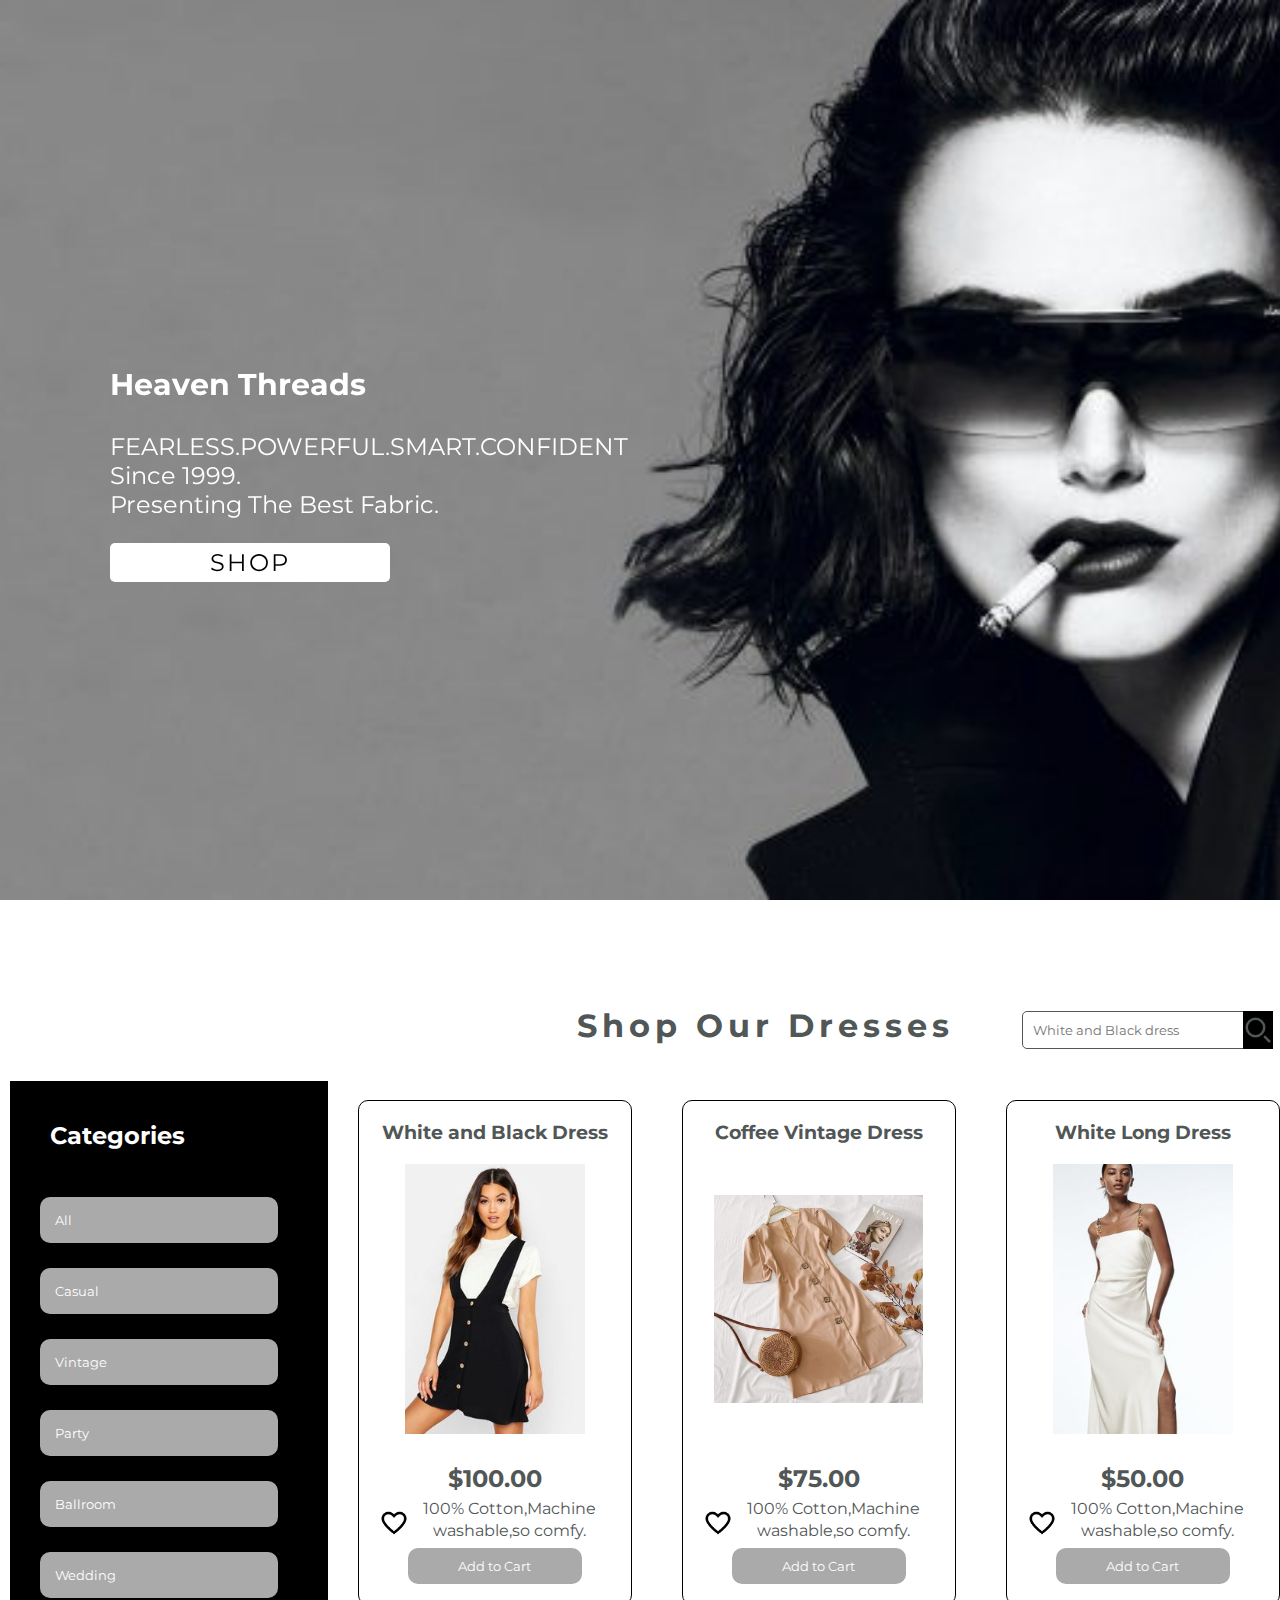
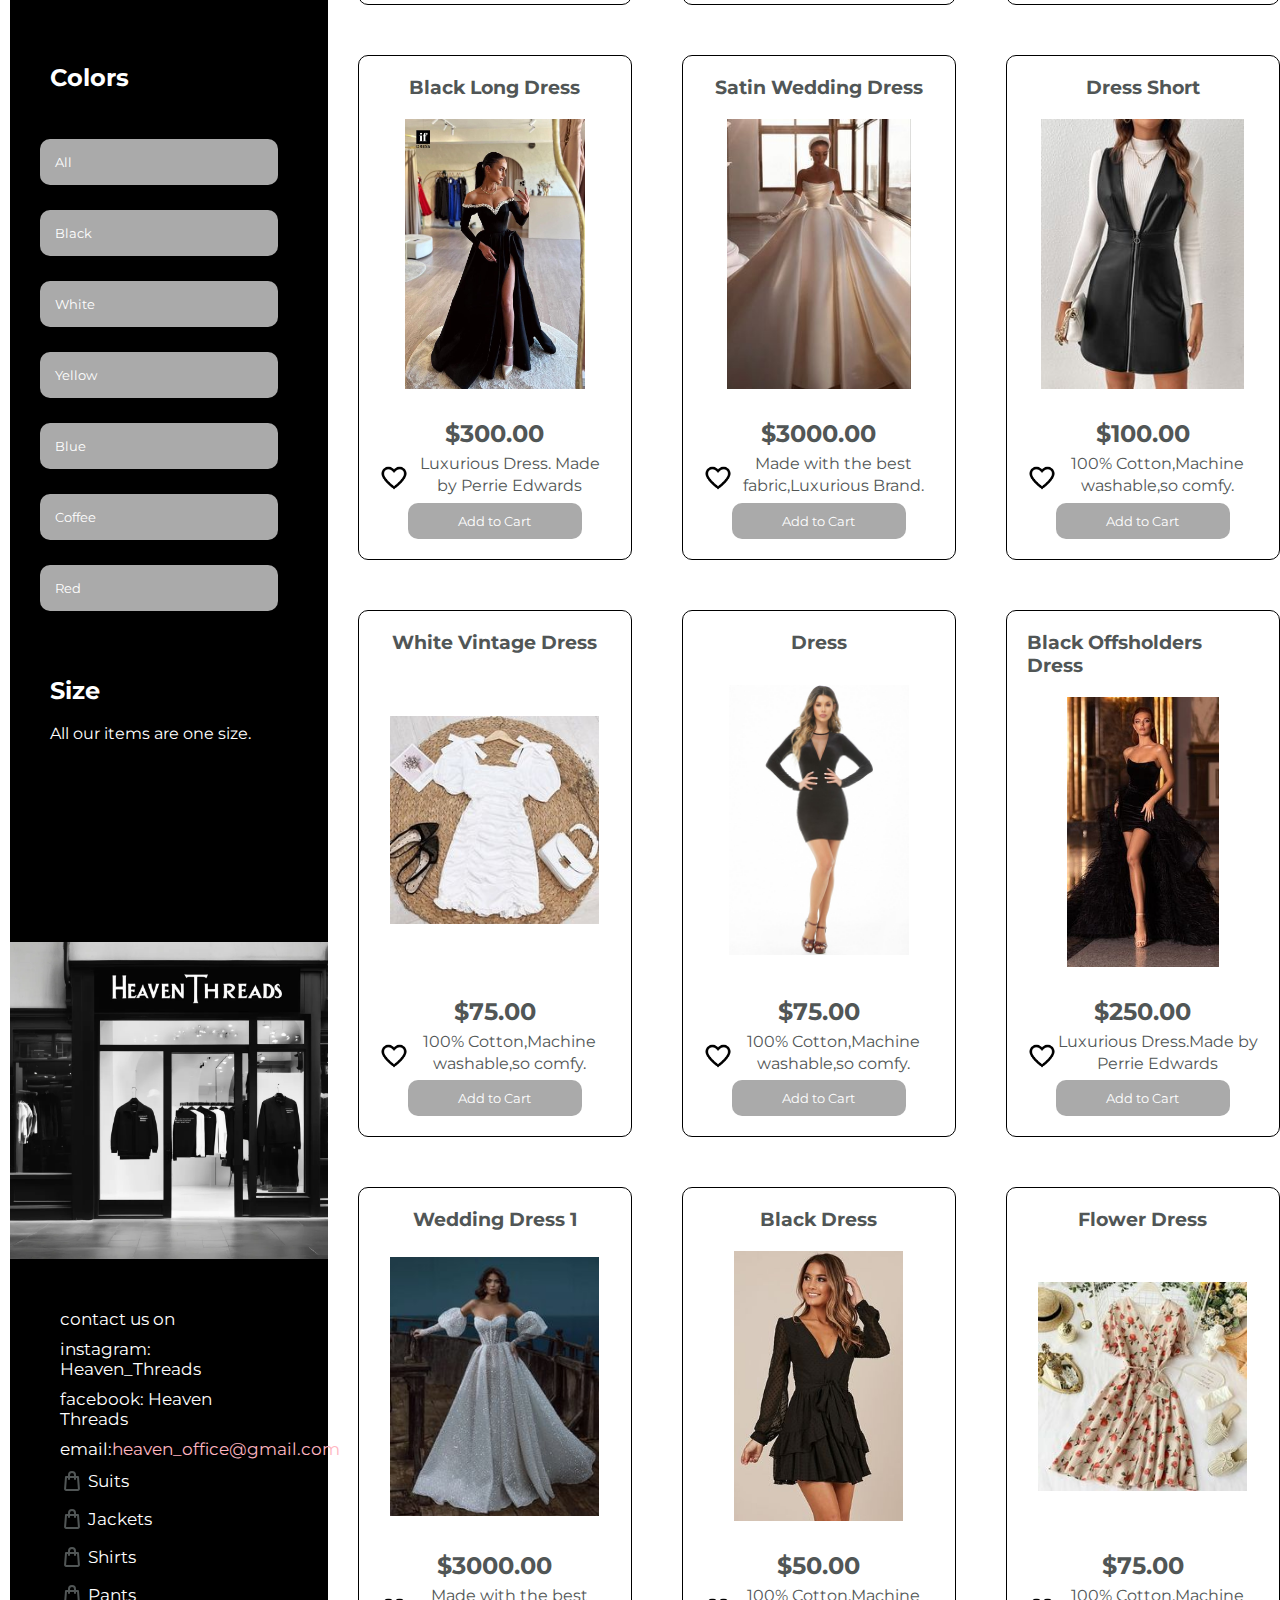
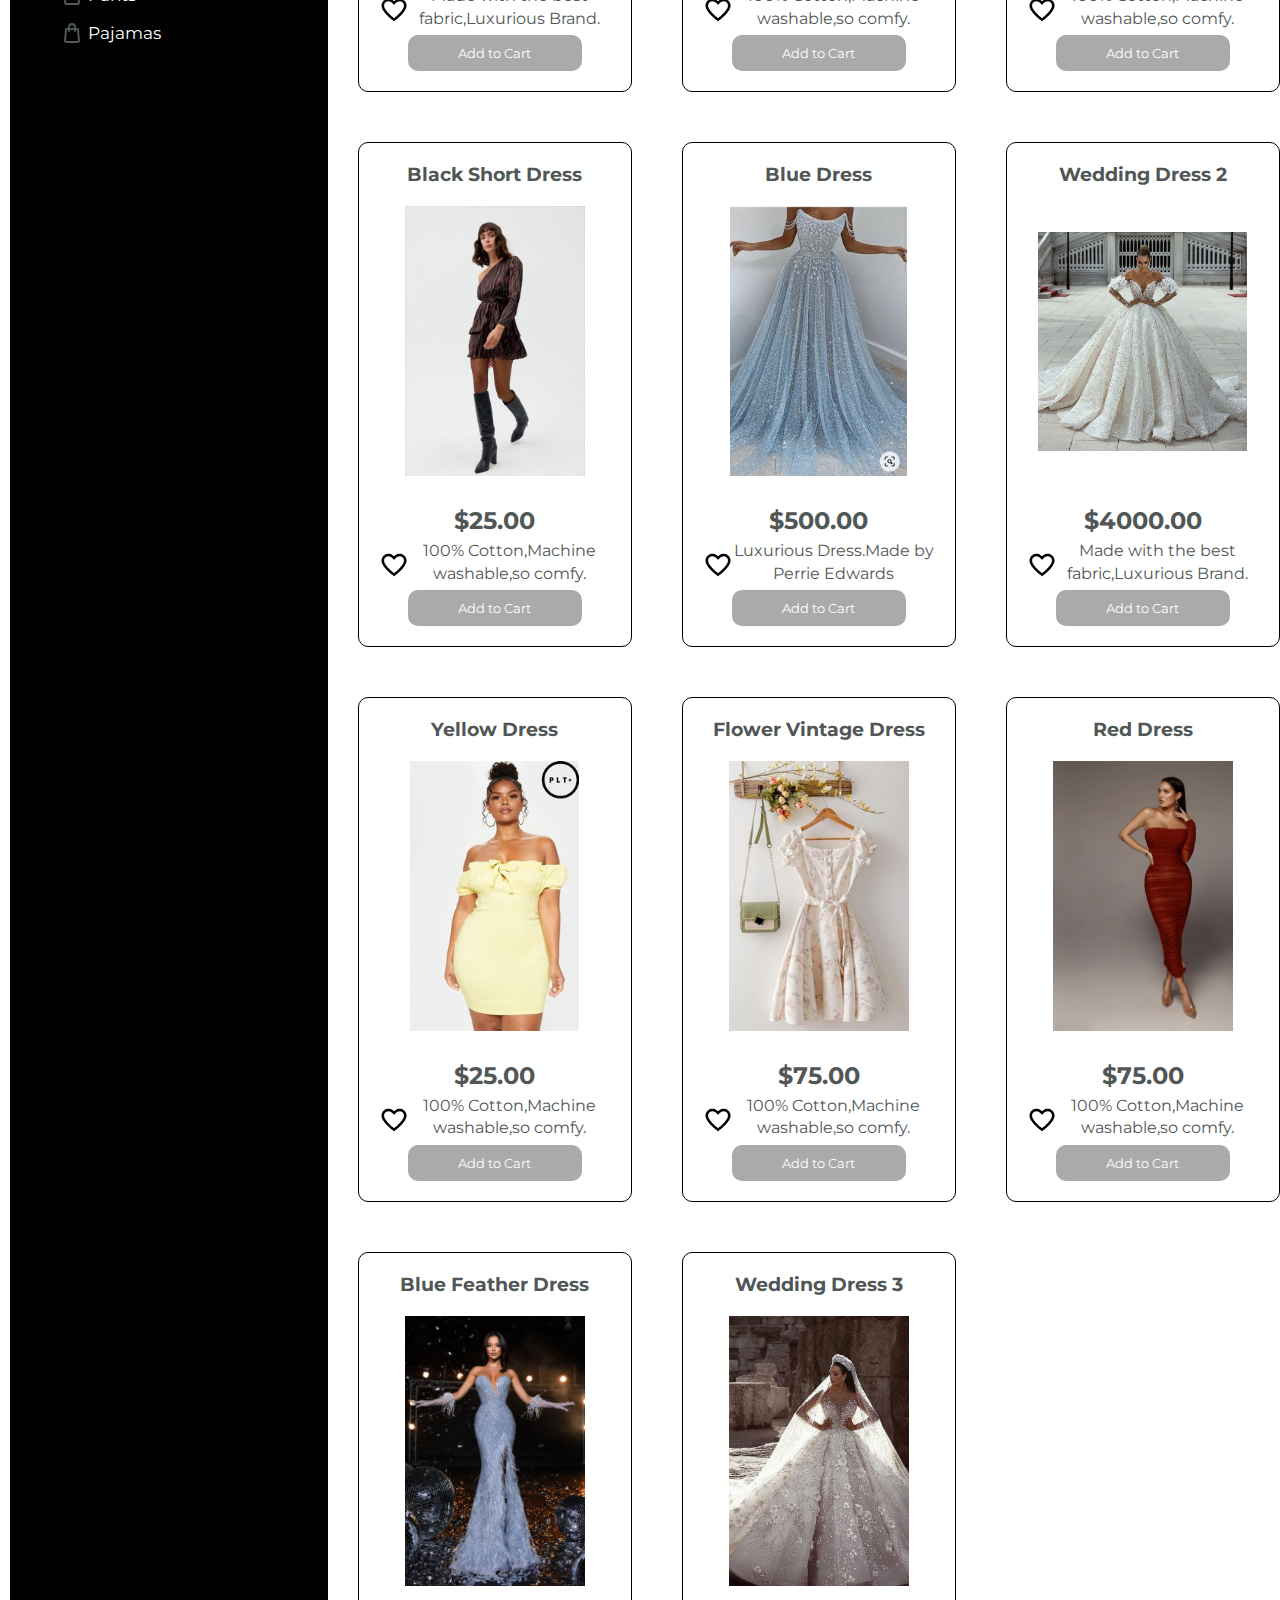
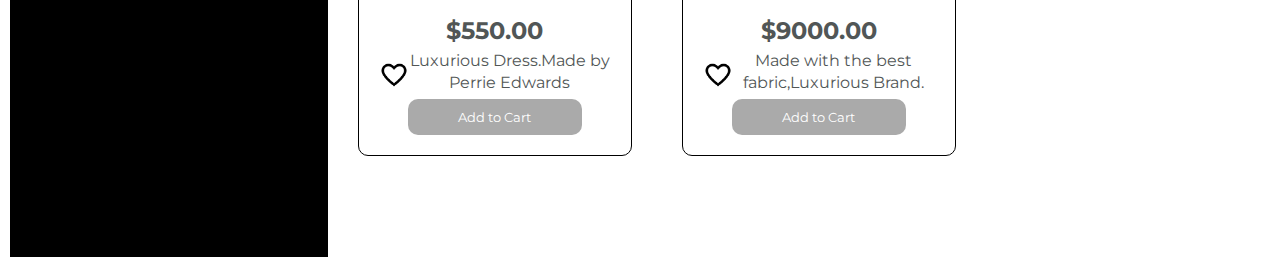
<file: dresses.html>
<!DOCTYPE html>
<html>
  <head>
    <title>Dresses</title>
    <link rel="stylesheet" href="style.css" />
    <link
      rel="stylesheet"
      href="https://cdn.jsdelivr.net/npm/swiper@11/swiper-bundle.min.css"
    />
    <link
      rel="icon"
      href="images/diamond-clipart-design-illustration-free-png (1).webp"
    />
  </head>
  <body>
    <div class="swiper-container">
      <div class="swiper-wrapper">
        <div class="swiper-item swiper-slide">
          <div class="swipe-content">
            <p>
              <span class="subtitle"
                ><b style="color: white">Heaven Threads</b></span
              ><br /><br />
              <span class="title" style="color: white"
                >FEARLESS.POWERFUL.SMART.CONFIDENT<br />
                Since 1999.<br />
                Presenting The Best Fabric.</span
              ><br /><br />
              <span class="button"
                ><a href="#shop" class="swipe button"
                  ><span style="color: black">SHOP</span></a
                ></span
              >
            </p>
          </div>
        </div>
        <div class="swiper-item swiper-slide">
          <div class="swipe-content" style="margin-left: 250px">
            <p>
              <span class="subtitle"
                ><b style="color: white">Heaven Threads</b></span
              ><br /><br />
              <span class="title" style="color: white"
                >FABRICS CHOSEN BY SPECIALISTS FROM ALL AROUND THE GLOBE<br />
                Let the fabric speak about you.<br />
                DRESS LIKE NO ONE.</span
              ><br /><br />
              <span class="button"
                ><a href="#shop" class="swipe button"
                  ><span style="color: black">SHOP</span></a
                ></span
              >
            </p>
          </div>
        </div>
        <div class="swiper-item swiper-slide">
          <div class="swipe-content" style="margin-left: 250px">
            <p>
              <span class="subtitle"
                ><b style="color: white">Heaven Threads</b></span
              ><br /><br />
              <span class="title" style="color: white"
                >FABRICS CHOSEN BY SPECIALISTS FROM ALL AROUND THE GLOBE<br />
                Let the fabric speak about you.<br />
                DRESS LIKE NO ONE.</span
              ><br /><br />
              <span class="button"
                ><a href="#shop" class="swipe button"
                  ><span style="color: black">SHOP</span></a
                ></span
              >
            </p>
          </div>
        </div>
        <div class="swiper-item swiper-slide">
          <div id="swipe-content">
            <p>
              <span class="subtitle"
                ><b style="color: black">Heaven Threads</b></span
              ><br /><br />
              <span class="title" style="color: black"
                >FEARLESS.POWERFUL.SMART.CONFIDENT<br />
                Since 1999.<br />
                Presenting The Best Fabric.</span
              ><br /><br />
              <span class="button"
                ><a href="#shop" class="swipe button"
                  ><span style="color: black">SHOP</span></a
                ></span
              >
            </p>
          </div>
        </div>
      </div>
    </div>
    <div id="shop">
      <div class="container">
        <div class="sidebar">
          <div class="filter">
            <h2 style="color: white">Categories</h2>
          </div>
          <div id="btns"></div>
          <div class="color">
            <h2 style="color: white; position: relative">Colors</h2>
          </div>

          <div id="bts"></div>
          <div class="size">
            <h2 style="color: white">Size</h2>
            <br />
            All our items are one size.
          </div>
          <img src="images/shop.png" style="padding-top: 50%" />
          <div class="about-container">
            <div class="about">
              <p>contact us on</p>
              <p>instagram: Heaven_Threads</p>
              <p>facebook: Heaven Threads</p>
              <p>
                email:<a
                  href="mailto: heaven_office@gmail.com"
                  style="color: lightpink"
                  >heaven_office@gmail.com</a
                >
              </p>
              <p>
                <a href="Suits.html#shop"
                  ><svg
                    style="color: white"
                    aria-hidden="true"
                    xmlns="http://www.w3.org/2000/svg"
                    width="24"
                    height="24"
                    fill="none"
                    viewBox="0 0 24 24"
                  >
                    <path
                      stroke="currentColor"
                      stroke-linecap="round"
                      stroke-linejoin="round"
                      stroke-width="2"
                      d="M9 10V6a3 3 0 0 1 3-3v0a3 3 0 0 1 3 3v4m3-2 .917 11.923A1 1 0 0 1 17.92 21H6.08a1 1 0 0 1-.997-1.077L6 8h12Z"
                    />
                  </svg>
                  <span style="position: relative; bottom: 6px">Suits</span>
                </a>
              </p>
              <p>
                <a href="jackets.html#shop"
                  ><svg
                    style="color: white"
                    aria-hidden="true"
                    xmlns="http://www.w3.org/2000/svg"
                    width="24"
                    height="24"
                    fill="none"
                    viewBox="0 0 24 24"
                  >
                    <path
                      stroke="currentColor"
                      stroke-linecap="round"
                      stroke-linejoin="round"
                      stroke-width="2"
                      d="M9 10V6a3 3 0 0 1 3-3v0a3 3 0 0 1 3 3v4m3-2 .917 11.923A1 1 0 0 1 17.92 21H6.08a1 1 0 0 1-.997-1.077L6 8h12Z"
                    />
                  </svg>
                  <span style="position: relative; bottom: 6px">Jackets</span>
                </a>
              </p>
              <p>
                <a href="Shirts.html#shop"
                  ><svg
                    style="color: white"
                    aria-hidden="true"
                    xmlns="http://www.w3.org/2000/svg"
                    width="24"
                    height="24"
                    fill="none"
                    viewBox="0 0 24 24"
                  >
                    <path
                      stroke="currentColor"
                      stroke-linecap="round"
                      stroke-linejoin="round"
                      stroke-width="2"
                      d="M9 10V6a3 3 0 0 1 3-3v0a3 3 0 0 1 3 3v4m3-2 .917 11.923A1 1 0 0 1 17.92 21H6.08a1 1 0 0 1-.997-1.077L6 8h12Z"
                    />
                  </svg>
                  <span style="position: relative; bottom: 6px">Shirts</span>
                </a>
              </p>
              <p>
                <a href="Pants.html#shop"
                  ><svg
                    style="color: white"
                    aria-hidden="true"
                    xmlns="http://www.w3.org/2000/svg"
                    width="24"
                    height="24"
                    fill="none"
                    viewBox="0 0 24 24"
                  >
                    <path
                      stroke="currentColor"
                      stroke-linecap="round"
                      stroke-linejoin="round"
                      stroke-width="2"
                      d="M9 10V6a3 3 0 0 1 3-3v0a3 3 0 0 1 3 3v4m3-2 .917 11.923A1 1 0 0 1 17.92 21H6.08a1 1 0 0 1-.997-1.077L6 8h12Z"
                    />
                  </svg>
                  <span style="position: relative; bottom: 6px">Pants</span>
                </a>
              </p>
              <p>
                <a href="Pajamas.html#shop"
                  ><svg
                    style="color: white"
                    aria-hidden="true"
                    xmlns="http://www.w3.org/2000/svg"
                    width="24"
                    height="24"
                    fill="none"
                    viewBox="0 0 24 24"
                  >
                    <path
                      stroke="currentColor"
                      stroke-linecap="round"
                      stroke-linejoin="round"
                      stroke-width="2"
                      d="M9 10V6a3 3 0 0 1 3-3v0a3 3 0 0 1 3 3v4m3-2 .917 11.923A1 1 0 0 1 17.92 21H6.08a1 1 0 0 1-.997-1.077L6 8h12Z"
                    />
                  </svg>
                  <span style="position: relative; bottom: 6px">Pajamas</span>
                </a>
              </p>
            </div>
          </div>
        </div>
        <div class="content">
          <div class="header">
            <h1 style="text-align: center">Shop Our Dresses</h1>
            <div id="data"></div>
            <div id="searchbar">
              <label for="search"
                ><svg
                  class="searching"
                  style="color: white"
                  aria-hidden="true"
                  xmlns="http://www.w3.org/2000/svg"
                  width="24"
                  height="24"
                  fill="none"
                  viewBox="0 0 24 24"
                >
                  <path
                    stroke="currentColor"
                    stroke-linecap="round"
                    stroke-width="2"
                    d="m21 21-3.5-3.5M17 10a7 7 0 1 1-14 0 7 7 0 0 1 14 0Z"
                  />
                </svg>
              </label>
              <input
                type="search"
                id="search"
                name="search"
                placeholder="White and Black dress"
              />
            </div>
            <a href="index.html">
              <svg
                style="margin-left: 40px; margin-right: 5px; margin-top: 10px"
                aria-hidden="true"
                xmlns="http://www.w3.org/2000/svg"
                width="24"
                height="24"
                fill="currentColor"
                viewBox="0 0 24 24"
              >
                <path
                  fill-rule="evenodd"
                  d="M11.293 3.293a1 1 0 0 1 1.414 0l6 6 2 2a1 1 0 0 1-1.414 1.414L19 12.414V19a2 2 0 0 1-2 2h-3a1 1 0 0 1-1-1v-3h-2v3a1 1 0 0 1-1 1H7a2 2 0 0 1-2-2v-6.586l-.293.293a1 1 0 0 1-1.414-1.414l2-2 6-6Z"
                  clip-rule="evenodd"
                />
              </svg>
            </a>
            <a href="Cart.html">
              <svg
                style="margin-top: 10px"
                aria-hidden="true"
                xmlns="http://www.w3.org/2000/svg"
                width="24"
                height="24"
                fill="currentColor"
                viewBox="0 0 24 24"
              >
                <path
                  d="M12.268 6A2 2 0 0 0 14 9h1v1a2 2 0 0 0 3.04 1.708l-.311 1.496a1 1 0 0 1-.979.796H8.605l.208 1H16a3 3 0 1 1-2.83 2h-2.34a3 3 0 1 1-4.009-1.76L4.686 5H4a1 1 0 0 1 0-2h1.5a1 1 0 0 1 .979.796L6.939 6h5.329Z"
                />
                <path
                  d="M18 4a1 1 0 1 0-2 0v2h-2a1 1 0 1 0 0 2h2v2a1 1 0 1 0 2 0V8h2a1 1 0 1 0 0-2h-2V4Z"
                />
              </svg>
            </a>

            <a href="favorites1.html">
              <img
                style="margin-top: 10px"
                width="24px"
                style="margin-left: 10px"
                src="images/icons8-love-50 (1).png"
              />
            </a>
          </div>
          <div id="root"></div>
        </div>
      </div>
    </div>
    <script src="https://cdn.jsdelivr.net/npm/swiper@11/swiper-bundle.min.js"></script>

    <script src="script1.js"></script>
    <script src="dresses.js"></script>
  </body>
</html>
</file>
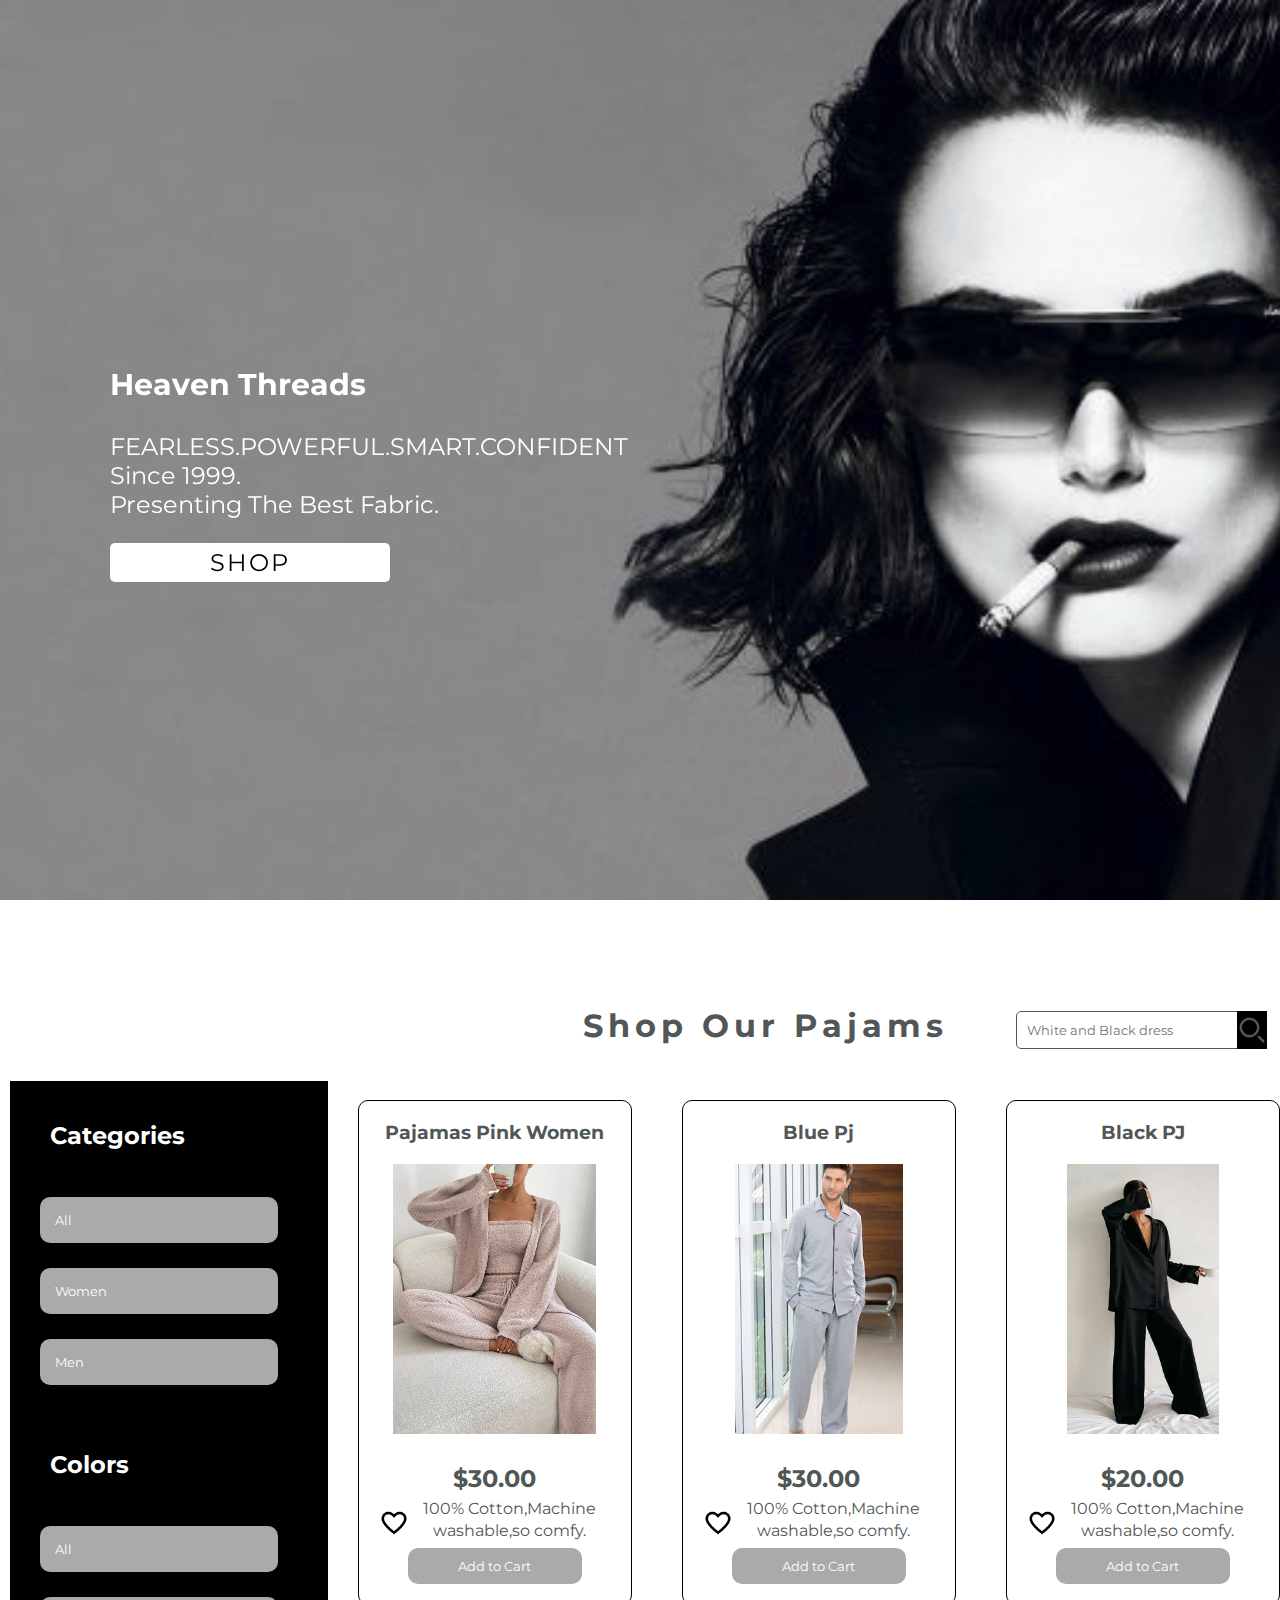
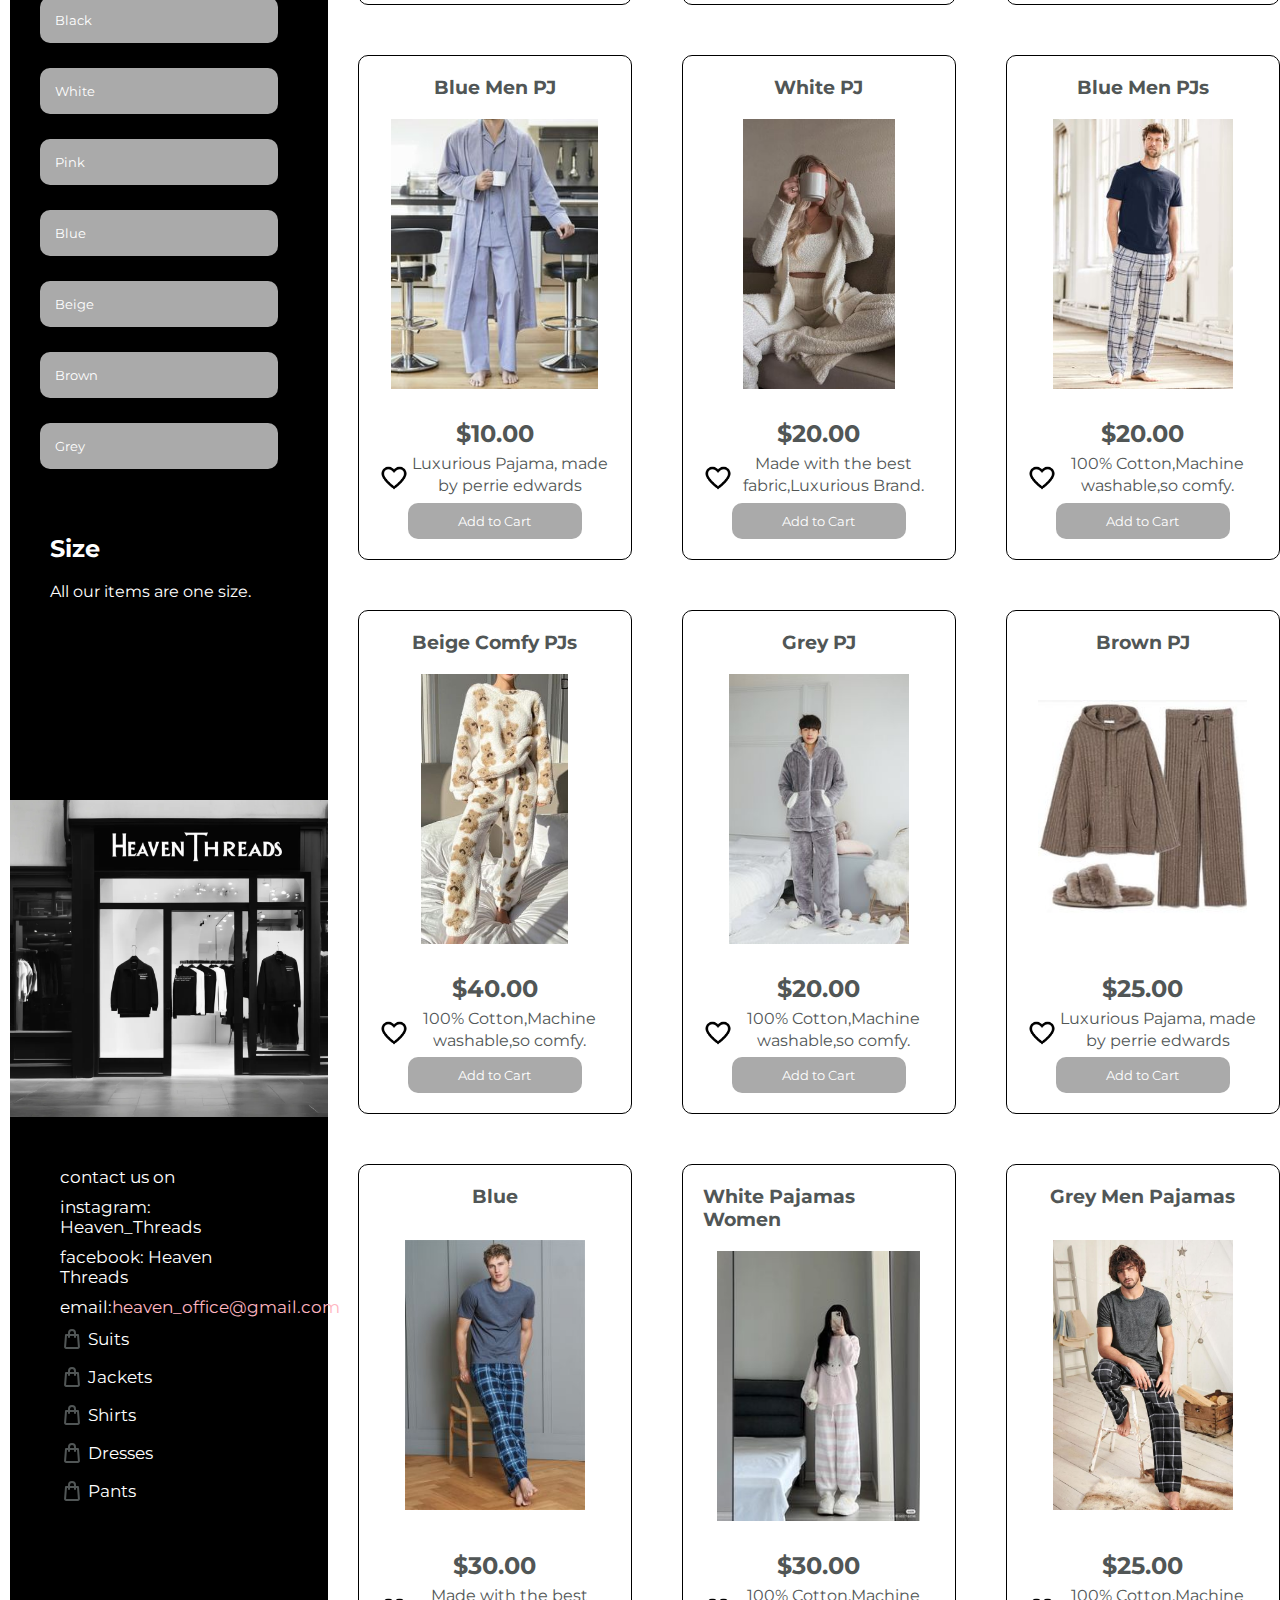
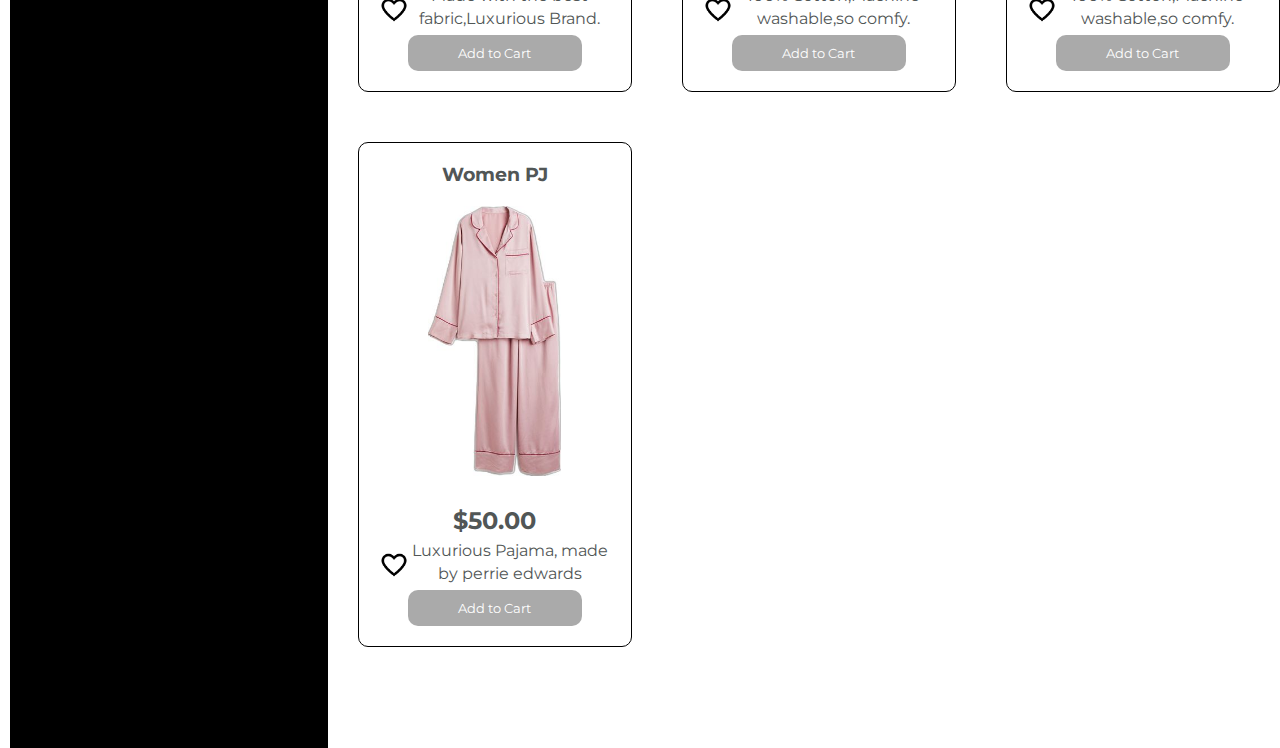
<file: Pajamas.html>
<!DOCTYPE html>
<html>
  <head>
    <title>Pajamas</title>
    <link rel="stylesheet" href="style.css" />
    <link
      rel="stylesheet"
      href="https://cdn.jsdelivr.net/npm/swiper@11/swiper-bundle.min.css"
    />
    <link
      rel="icon"
      href="images/diamond-clipart-design-illustration-free-png (1).webp"
    />
  </head>
  <body>
    <div class="swiper-container">
      <div class="swiper-wrapper">
        <div class="swiper-item swiper-slide">
          <div class="swipe-content">
            <p>
              <span class="subtitle"
                ><b style="color: white">Heaven Threads</b></span
              ><br /><br />
              <span class="title" style="color: white"
                >FEARLESS.POWERFUL.SMART.CONFIDENT<br />
                Since 1999.<br />
                Presenting The Best Fabric.</span
              ><br /><br />
              <span class="button"
                ><a href="#shop" class="swipe button"
                  ><span style="color: black">SHOP</span></a
                ></span
              >
            </p>
          </div>
        </div>
        <div class="swiper-item swiper-slide">
          <div class="swipe-content" style="margin-left: 250px">
            <p>
              <span class="subtitle"
                ><b style="color: white">Heaven Threads</b></span
              ><br /><br />
              <span class="title" style="color: white"
                >FABRICS CHOSEN BY SPECIALISTS FROM ALL AROUND THE GLOBE<br />
                Let the fabric speak about you.<br />
                DRESS LIKE NO ONE.</span
              ><br /><br />
              <span class="button"
                ><a href="#shop" class="swipe button"
                  ><span style="color: black">SHOP</span></a
                ></span
              >
            </p>
          </div>
        </div>
        <div class="swiper-item swiper-slide">
          <div class="swipe-content" style="margin-left: 250px">
            <p>
              <span class="subtitle"
                ><b style="color: white">Heaven Threads</b></span
              ><br /><br />
              <span class="title" style="color: white"
                >FABRICS CHOSEN BY SPECIALISTS FROM ALL AROUND THE GLOBE<br />
                Let the fabric speak about you.<br />
                DRESS LIKE NO ONE.</span
              ><br /><br />
              <span class="button"
                ><a href="#shop" class="swipe button"
                  ><span style="color: black">SHOP</span></a
                ></span
              >
            </p>
          </div>
        </div>
        <div class="swiper-item swiper-slide">
          <div id="swipe-content">
            <p>
              <span class="subtitle"
                ><b style="color: black">Heaven Threads</b></span
              ><br /><br />
              <span class="title" style="color: black"
                >FEARLESS.POWERFUL.SMART.CONFIDENT<br />
                Since 1999.<br />
                Presenting The Best Fabric.</span
              ><br /><br />
              <span class="button"
                ><a href="#shop" class="swipe button"
                  ><span style="color: black">SHOP</span></a
                ></span
              >
            </p>
          </div>
        </div>
      </div>
    </div>
    <div id="shop">
      <div class="container">
        <div class="sidebar">
          <div class="filter">
            <h2 style="color: white">Categories</h2>
          </div>
          <div id="btns"></div>
          <div class="color">
            <h2 style="color: white; position: relative">Colors</h2>
          </div>

          <div id="bts"></div>
          <div class="size">
            <h2 style="color: white">Size</h2>
            <br />
            All our items are one size.
          </div>
          <img src="images/shop.png" style="padding-top: 50%" />
          <div class="about-container">
            <div class="about">
              <p>contact us on</p>
              <p>instagram: Heaven_Threads</p>
              <p>facebook: Heaven Threads</p>
              <p>
                email:<a
                  href="mailto: heaven_office@gmail.com"
                  style="color: lightpink"
                  >heaven_office@gmail.com</a
                >
              </p>
              <p>
                <a href="Suits.html#shop"
                  ><svg
                    style="color: white"
                    aria-hidden="true"
                    xmlns="http://www.w3.org/2000/svg"
                    width="24"
                    height="24"
                    fill="none"
                    viewBox="0 0 24 24"
                  >
                    <path
                      stroke="currentColor"
                      stroke-linecap="round"
                      stroke-linejoin="round"
                      stroke-width="2"
                      d="M9 10V6a3 3 0 0 1 3-3v0a3 3 0 0 1 3 3v4m3-2 .917 11.923A1 1 0 0 1 17.92 21H6.08a1 1 0 0 1-.997-1.077L6 8h12Z"
                    />
                  </svg>
                  <span style="position: relative; bottom: 6px">Suits</span>
                </a>
              </p>
              <p>
                <a href="jackets.html#shop"
                  ><svg
                    style="color: white"
                    aria-hidden="true"
                    xmlns="http://www.w3.org/2000/svg"
                    width="24"
                    height="24"
                    fill="none"
                    viewBox="0 0 24 24"
                  >
                    <path
                      stroke="currentColor"
                      stroke-linecap="round"
                      stroke-linejoin="round"
                      stroke-width="2"
                      d="M9 10V6a3 3 0 0 1 3-3v0a3 3 0 0 1 3 3v4m3-2 .917 11.923A1 1 0 0 1 17.92 21H6.08a1 1 0 0 1-.997-1.077L6 8h12Z"
                    />
                  </svg>
                  <span style="position: relative; bottom: 6px">Jackets</span>
                </a>
              </p>
              <p>
                <a href="Shirts.html#shop"
                  ><svg
                    style="color: white"
                    aria-hidden="true"
                    xmlns="http://www.w3.org/2000/svg"
                    width="24"
                    height="24"
                    fill="none"
                    viewBox="0 0 24 24"
                  >
                    <path
                      stroke="currentColor"
                      stroke-linecap="round"
                      stroke-linejoin="round"
                      stroke-width="2"
                      d="M9 10V6a3 3 0 0 1 3-3v0a3 3 0 0 1 3 3v4m3-2 .917 11.923A1 1 0 0 1 17.92 21H6.08a1 1 0 0 1-.997-1.077L6 8h12Z"
                    />
                  </svg>
                  <span style="position: relative; bottom: 6px">Shirts</span>
                </a>
              </p>
              <p>
                <a href="dresses.html#shop"
                  ><svg
                    style="color: white"
                    aria-hidden="true"
                    xmlns="http://www.w3.org/2000/svg"
                    width="24"
                    height="24"
                    fill="none"
                    viewBox="0 0 24 24"
                  >
                    <path
                      stroke="currentColor"
                      stroke-linecap="round"
                      stroke-linejoin="round"
                      stroke-width="2"
                      d="M9 10V6a3 3 0 0 1 3-3v0a3 3 0 0 1 3 3v4m3-2 .917 11.923A1 1 0 0 1 17.92 21H6.08a1 1 0 0 1-.997-1.077L6 8h12Z"
                    />
                  </svg>
                  <span style="position: relative; bottom: 6px">Dresses</span>
                </a>
              </p>
              <p>
                <a href="Pants.html#shop"
                  ><svg
                    style="color: white"
                    aria-hidden="true"
                    xmlns="http://www.w3.org/2000/svg"
                    width="24"
                    height="24"
                    fill="none"
                    viewBox="0 0 24 24"
                  >
                    <path
                      stroke="currentColor"
                      stroke-linecap="round"
                      stroke-linejoin="round"
                      stroke-width="2"
                      d="M9 10V6a3 3 0 0 1 3-3v0a3 3 0 0 1 3 3v4m3-2 .917 11.923A1 1 0 0 1 17.92 21H6.08a1 1 0 0 1-.997-1.077L6 8h12Z"
                    />
                  </svg>
                  <span style="position: relative; bottom: 6px">Pants</span>
                </a>
              </p>
            </div>
          </div>
        </div>
        <div class="content">
          <div class="header">
            <h1 style="text-align: center">Shop Our Pajams</h1>
            <div id="data"></div>
            <div id="searchbar">
              <label for="search"
                ><svg
                  class="searching"
                  style="color: white"
                  aria-hidden="true"
                  xmlns="http://www.w3.org/2000/svg"
                  width="24"
                  height="24"
                  fill="none"
                  viewBox="0 0 24 24"
                >
                  <path
                    stroke="currentColor"
                    stroke-linecap="round"
                    stroke-width="2"
                    d="m21 21-3.5-3.5M17 10a7 7 0 1 1-14 0 7 7 0 0 1 14 0Z"
                  />
                </svg>
              </label>
              <input
                type="search"
                id="search"
                name="search"
                placeholder="White and Black dress"
              />
            </div>
            <a href="index.html">
              <svg
                style="margin-left: 40px; margin-right: 5px; margin-top: 10px"
                aria-hidden="true"
                xmlns="http://www.w3.org/2000/svg"
                width="24"
                height="24"
                fill="currentColor"
                viewBox="0 0 24 24"
              >
                <path
                  fill-rule="evenodd"
                  d="M11.293 3.293a1 1 0 0 1 1.414 0l6 6 2 2a1 1 0 0 1-1.414 1.414L19 12.414V19a2 2 0 0 1-2 2h-3a1 1 0 0 1-1-1v-3h-2v3a1 1 0 0 1-1 1H7a2 2 0 0 1-2-2v-6.586l-.293.293a1 1 0 0 1-1.414-1.414l2-2 6-6Z"
                  clip-rule="evenodd"
                />
              </svg>
            </a>
            <a href="Cart.html">
              <svg
                style="margin-top: 10px"
                aria-hidden="true"
                xmlns="http://www.w3.org/2000/svg"
                width="24"
                height="24"
                fill="currentColor"
                viewBox="0 0 24 24"
              >
                <path
                  d="M12.268 6A2 2 0 0 0 14 9h1v1a2 2 0 0 0 3.04 1.708l-.311 1.496a1 1 0 0 1-.979.796H8.605l.208 1H16a3 3 0 1 1-2.83 2h-2.34a3 3 0 1 1-4.009-1.76L4.686 5H4a1 1 0 0 1 0-2h1.5a1 1 0 0 1 .979.796L6.939 6h5.329Z"
                />
                <path
                  d="M18 4a1 1 0 1 0-2 0v2h-2a1 1 0 1 0 0 2h2v2a1 1 0 1 0 2 0V8h2a1 1 0 1 0 0-2h-2V4Z"
                />
              </svg>
            </a>

            <a href="favorites1.html">
              <img
                style="margin-top: 10px"
                width="24px"
                style="margin-left: 10px"
                src="images/icons8-love-50 (1).png"
              />
            </a>
          </div>
          <div id="root"></div>
        </div>
      </div>
    </div>
    <script src="https://cdn.jsdelivr.net/npm/swiper@11/swiper-bundle.min.js"></script>

    <script src="script1.js"></script>
    <script src="Pajamas.js"></script>
  </body>
</html>
</file>
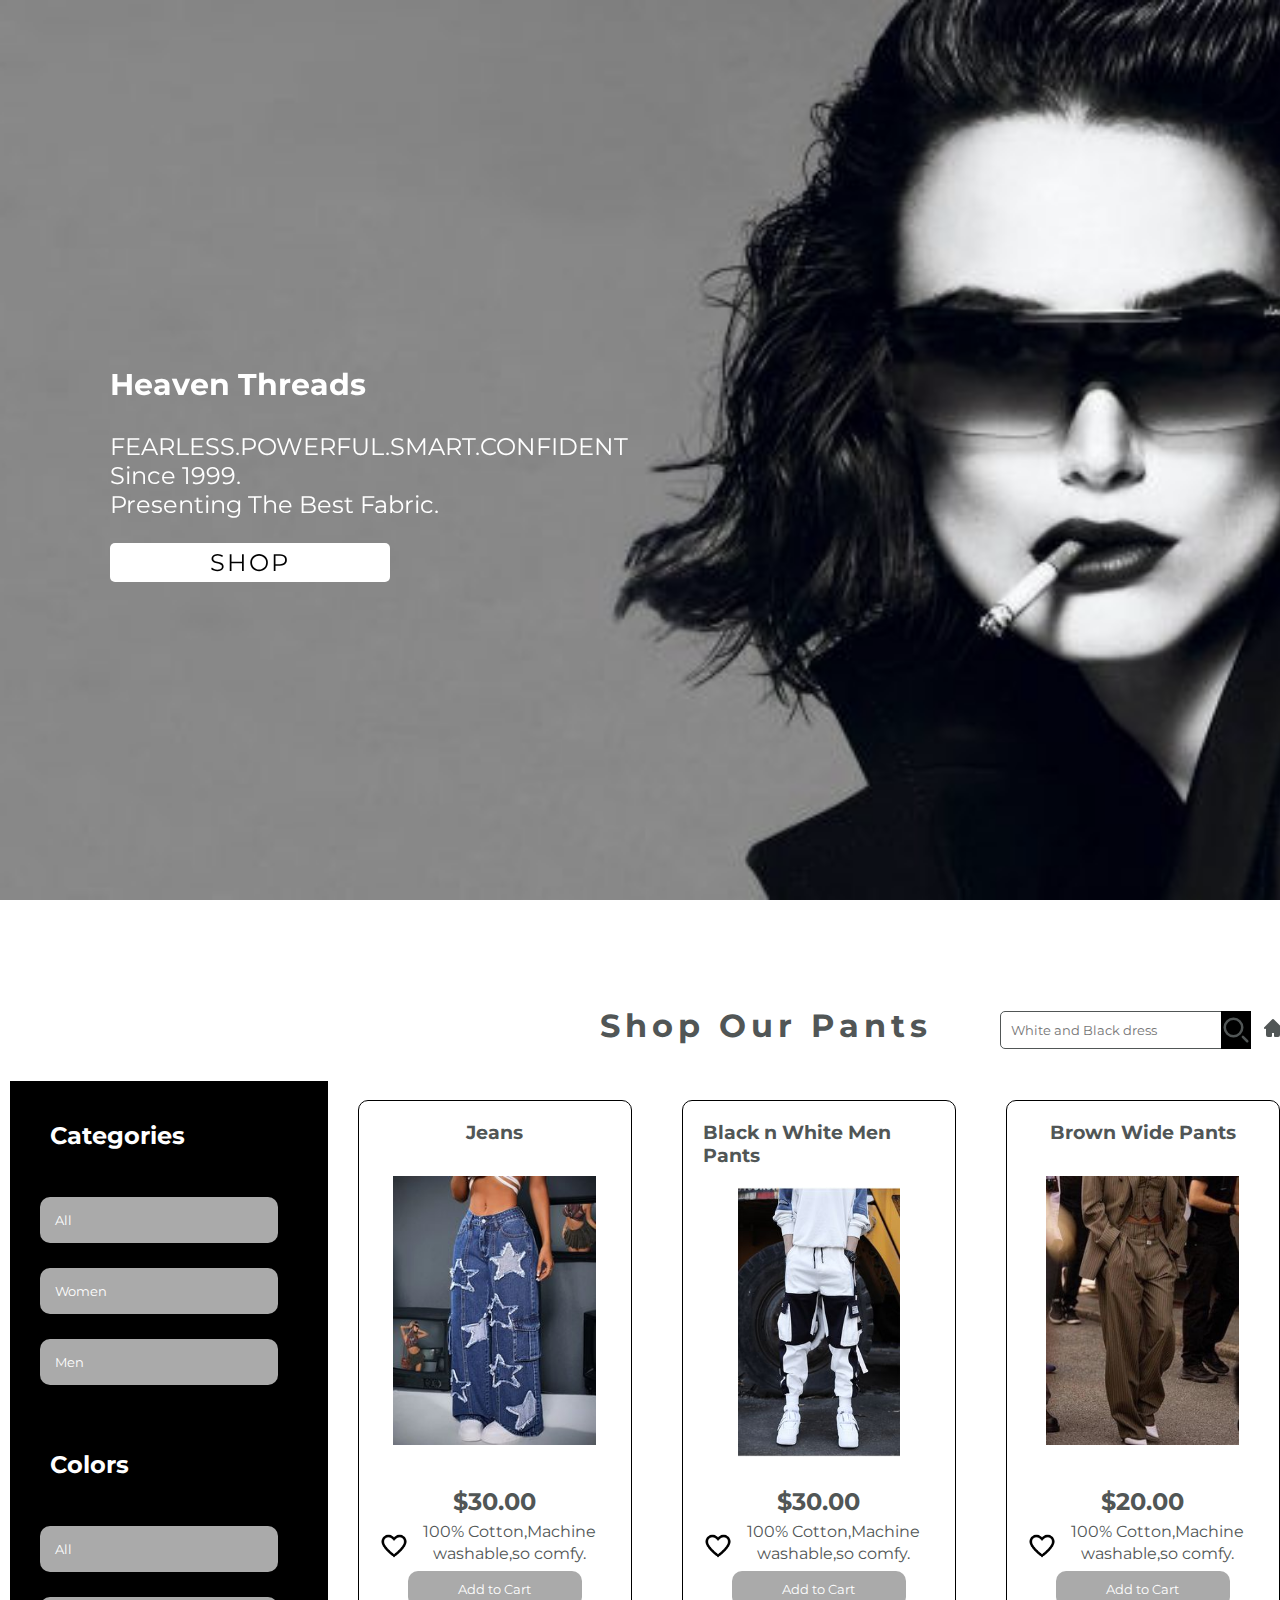
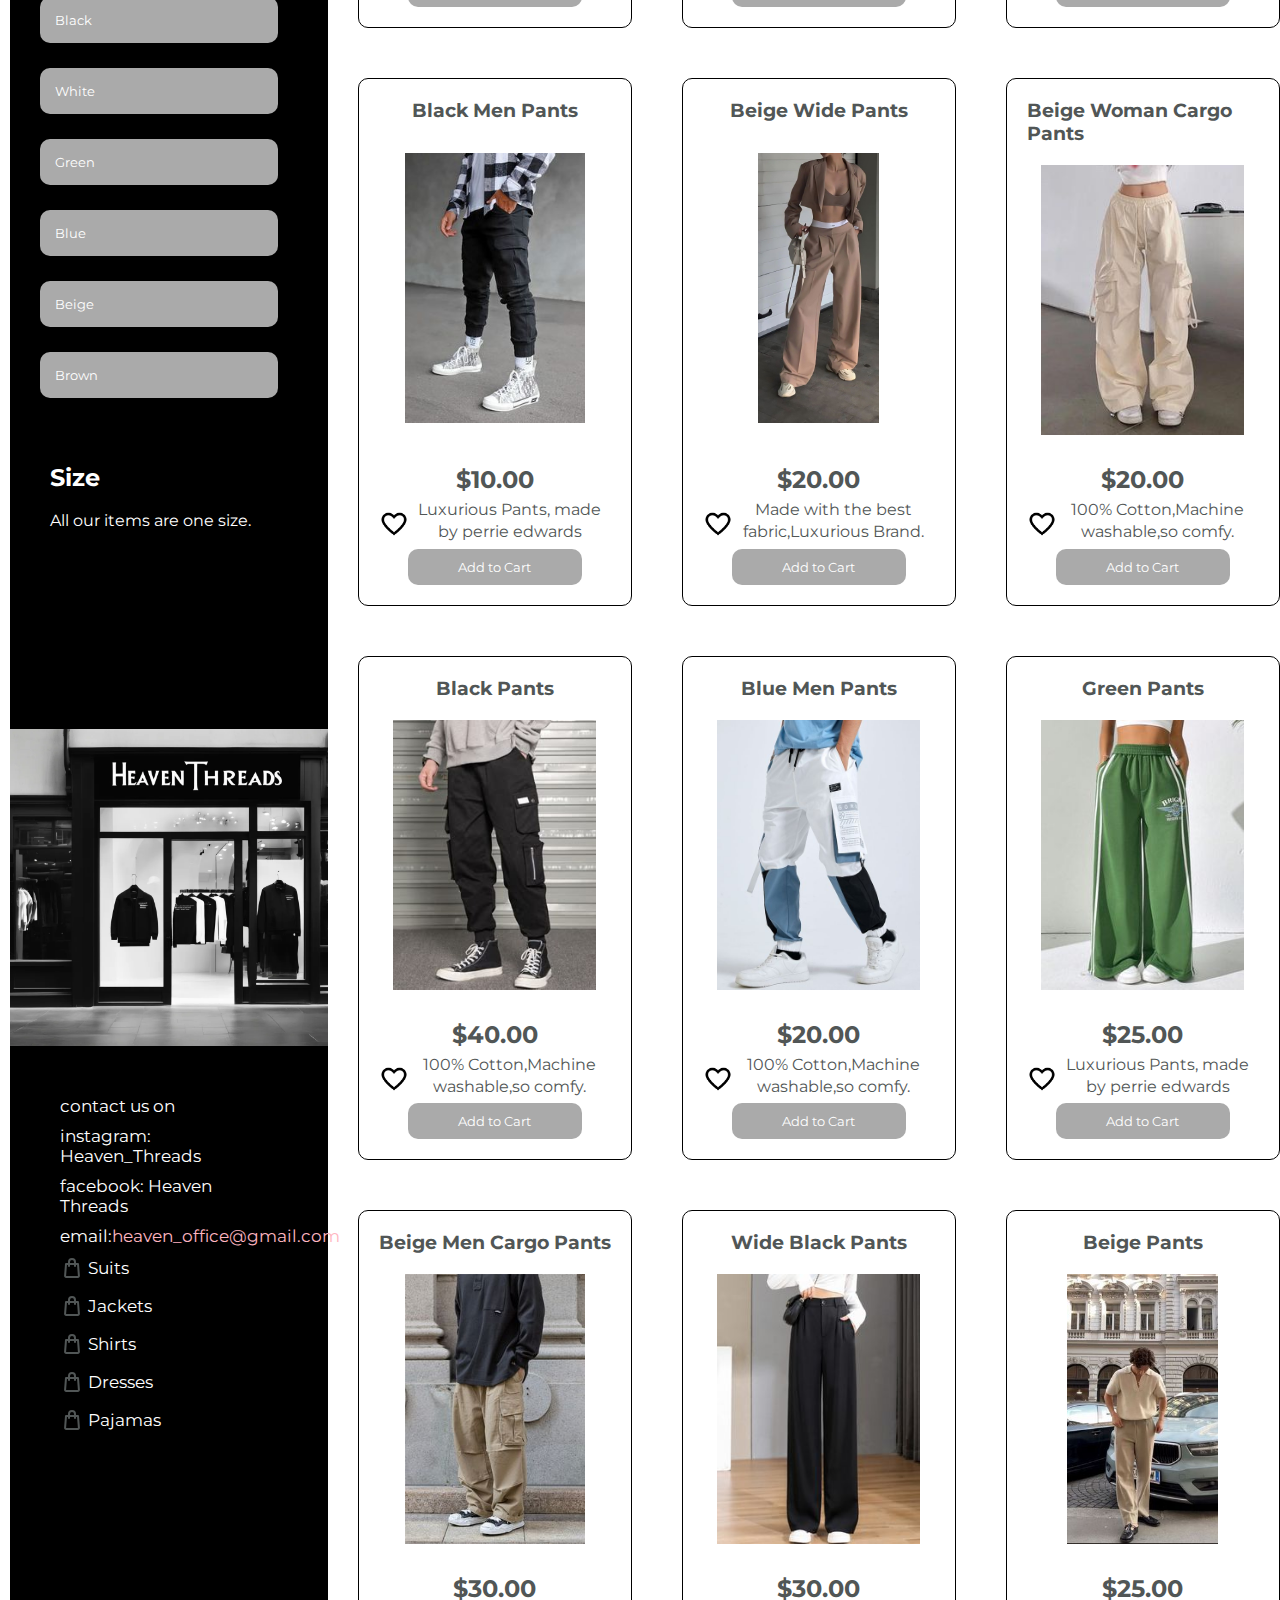
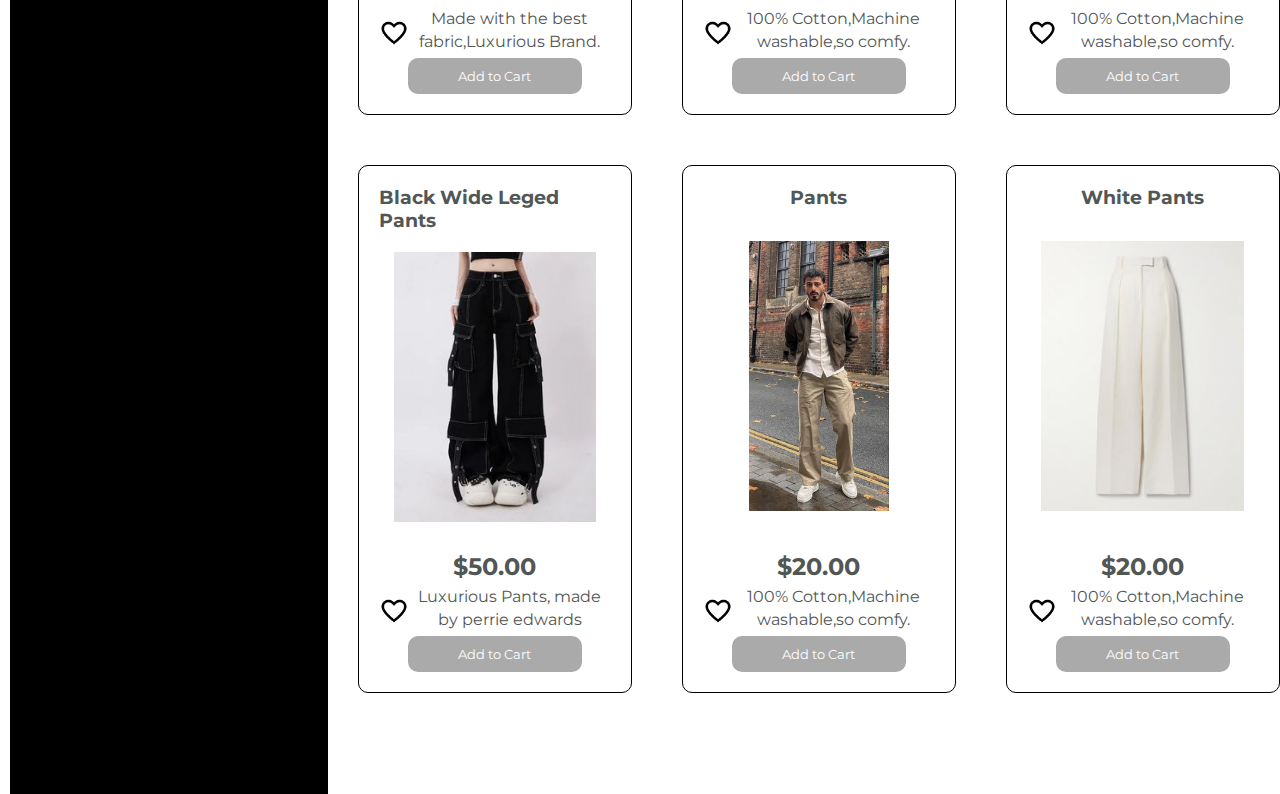
<file: Pants.html>
<!DOCTYPE html>
<html>
  <head>
    <title>Pants</title>
    <link rel="stylesheet" href="style.css" />
    <link
      rel="stylesheet"
      href="https://cdn.jsdelivr.net/npm/swiper@11/swiper-bundle.min.css"
    />
    <link
      rel="icon"
      href="images/diamond-clipart-design-illustration-free-png (1).webp"
    />
  </head>
  <body>
    <div class="swiper-container">
      <div class="swiper-wrapper">
        <div class="swiper-item swiper-slide">
          <div class="swipe-content">
            <p>
              <span class="subtitle"
                ><b style="color: white">Heaven Threads</b></span
              ><br /><br />
              <span class="title" style="color: white"
                >FEARLESS.POWERFUL.SMART.CONFIDENT<br />
                Since 1999.<br />
                Presenting The Best Fabric.</span
              ><br /><br />
              <span class="button"
                ><a href="#shop" class="swipe button"
                  ><span style="color: black">SHOP</span></a
                ></span
              >
            </p>
          </div>
        </div>
        <div class="swiper-item swiper-slide">
          <div class="swipe-content" style="margin-left: 250px">
            <p>
              <span class="subtitle"
                ><b style="color: white">Heaven Threads</b></span
              ><br /><br />
              <span class="title" style="color: white"
                >FABRICS CHOSEN BY SPECIALISTS FROM ALL AROUND THE GLOBE<br />
                Let the fabric speak about you.<br />
                DRESS LIKE NO ONE.</span
              ><br /><br />
              <span class="button"
                ><a href="#shop" class="swipe button"
                  ><span style="color: black">SHOP</span></a
                ></span
              >
            </p>
          </div>
        </div>
        <div class="swiper-item swiper-slide">
          <div class="swipe-content" style="margin-left: 250px">
            <p>
              <span class="subtitle"
                ><b style="color: white">Heaven Threads</b></span
              ><br /><br />
              <span class="title" style="color: white"
                >FABRICS CHOSEN BY SPECIALISTS FROM ALL AROUND THE GLOBE<br />
                Let the fabric speak about you.<br />
                DRESS LIKE NO ONE.</span
              ><br /><br />
              <span class="button"
                ><a href="#shop" class="swipe button"
                  ><span style="color: black">SHOP</span></a
                ></span
              >
            </p>
          </div>
        </div>
        <div class="swiper-item swiper-slide">
          <div id="swipe-content">
            <p>
              <span class="subtitle"
                ><b style="color: black">Heaven Threads</b></span
              ><br /><br />
              <span class="title" style="color: black"
                >FEARLESS.POWERFUL.SMART.CONFIDENT<br />
                Since 1999.<br />
                Presenting The Best Fabric.</span
              ><br /><br />
              <span class="button"
                ><a href="#shop" class="swipe button"
                  ><span style="color: black">SHOP</span></a
                ></span
              >
            </p>
          </div>
        </div>
      </div>
    </div>
    <div id="shop">
      <div class="container">
        <div class="sidebar">
          <div class="filter">
            <h2 style="color: white">Categories</h2>
          </div>
          <div id="btns"></div>
          <div class="color">
            <h2 style="color: white; position: relative">Colors</h2>
          </div>

          <div id="bts"></div>
          <div class="size">
            <h2 style="color: white">Size</h2>
            <br />
            All our items are one size.
          </div>
          <img src="images/shop.png" style="padding-top: 50%" />
          <div class="about-container">
            <div class="about">
              <p>contact us on</p>
              <p>instagram: Heaven_Threads</p>
              <p>facebook: Heaven Threads</p>
              <p>
                email:<a
                  href="mailto: heaven_office@gmail.com"
                  style="color: lightpink"
                  >heaven_office@gmail.com</a
                >
              </p>
              <p>
                <a href="Suits.html#shop"
                  ><svg
                    style="color: white"
                    aria-hidden="true"
                    xmlns="http://www.w3.org/2000/svg"
                    width="24"
                    height="24"
                    fill="none"
                    viewBox="0 0 24 24"
                  >
                    <path
                      stroke="currentColor"
                      stroke-linecap="round"
                      stroke-linejoin="round"
                      stroke-width="2"
                      d="M9 10V6a3 3 0 0 1 3-3v0a3 3 0 0 1 3 3v4m3-2 .917 11.923A1 1 0 0 1 17.92 21H6.08a1 1 0 0 1-.997-1.077L6 8h12Z"
                    />
                  </svg>
                  <span style="position: relative; bottom: 6px">Suits</span>
                </a>
              </p>
              <p>
                <a href="jackets.html#shop"
                  ><svg
                    style="color: white"
                    aria-hidden="true"
                    xmlns="http://www.w3.org/2000/svg"
                    width="24"
                    height="24"
                    fill="none"
                    viewBox="0 0 24 24"
                  >
                    <path
                      stroke="currentColor"
                      stroke-linecap="round"
                      stroke-linejoin="round"
                      stroke-width="2"
                      d="M9 10V6a3 3 0 0 1 3-3v0a3 3 0 0 1 3 3v4m3-2 .917 11.923A1 1 0 0 1 17.92 21H6.08a1 1 0 0 1-.997-1.077L6 8h12Z"
                    />
                  </svg>
                  <span style="position: relative; bottom: 6px">Jackets</span>
                </a>
              </p>
              <p>
                <a href="Shirts.html#shop"
                  ><svg
                    style="color: white"
                    aria-hidden="true"
                    xmlns="http://www.w3.org/2000/svg"
                    width="24"
                    height="24"
                    fill="none"
                    viewBox="0 0 24 24"
                  >
                    <path
                      stroke="currentColor"
                      stroke-linecap="round"
                      stroke-linejoin="round"
                      stroke-width="2"
                      d="M9 10V6a3 3 0 0 1 3-3v0a3 3 0 0 1 3 3v4m3-2 .917 11.923A1 1 0 0 1 17.92 21H6.08a1 1 0 0 1-.997-1.077L6 8h12Z"
                    />
                  </svg>
                  <span style="position: relative; bottom: 6px">Shirts</span>
                </a>
              </p>
              <p>
                <a href="dresses.html#shop"
                  ><svg
                    style="color: white"
                    aria-hidden="true"
                    xmlns="http://www.w3.org/2000/svg"
                    width="24"
                    height="24"
                    fill="none"
                    viewBox="0 0 24 24"
                  >
                    <path
                      stroke="currentColor"
                      stroke-linecap="round"
                      stroke-linejoin="round"
                      stroke-width="2"
                      d="M9 10V6a3 3 0 0 1 3-3v0a3 3 0 0 1 3 3v4m3-2 .917 11.923A1 1 0 0 1 17.92 21H6.08a1 1 0 0 1-.997-1.077L6 8h12Z"
                    />
                  </svg>
                  <span style="position: relative; bottom: 6px">Dresses</span>
                </a>
              </p>
              <p>
                <a href="Pajamas.html#shop"
                  ><svg
                    style="color: white"
                    aria-hidden="true"
                    xmlns="http://www.w3.org/2000/svg"
                    width="24"
                    height="24"
                    fill="none"
                    viewBox="0 0 24 24"
                  >
                    <path
                      stroke="currentColor"
                      stroke-linecap="round"
                      stroke-linejoin="round"
                      stroke-width="2"
                      d="M9 10V6a3 3 0 0 1 3-3v0a3 3 0 0 1 3 3v4m3-2 .917 11.923A1 1 0 0 1 17.92 21H6.08a1 1 0 0 1-.997-1.077L6 8h12Z"
                    />
                  </svg>
                  <span style="position: relative; bottom: 6px">Pajamas</span>
                </a>
              </p>
            </div>
          </div>
        </div>
        <div class="content">
          <div class="header">
            <h1 style="text-align: center">Shop Our Pants</h1>
            <div id="data"></div>
            <div id="searchbar">
              <label for="search"
                ><svg
                  class="searching"
                  style="color: white"
                  aria-hidden="true"
                  xmlns="http://www.w3.org/2000/svg"
                  width="24"
                  height="24"
                  fill="none"
                  viewBox="0 0 24 24"
                >
                  <path
                    stroke="currentColor"
                    stroke-linecap="round"
                    stroke-width="2"
                    d="m21 21-3.5-3.5M17 10a7 7 0 1 1-14 0 7 7 0 0 1 14 0Z"
                  />
                </svg>
              </label>
              <input
                type="search"
                id="search"
                name="search"
                placeholder="White and Black dress"
              />
            </div>
            <a href="index.html">
              <svg
                style="margin-left: 40px; margin-right: 5px; margin-top: 10px"
                aria-hidden="true"
                xmlns="http://www.w3.org/2000/svg"
                width="24"
                height="24"
                fill="currentColor"
                viewBox="0 0 24 24"
              >
                <path
                  fill-rule="evenodd"
                  d="M11.293 3.293a1 1 0 0 1 1.414 0l6 6 2 2a1 1 0 0 1-1.414 1.414L19 12.414V19a2 2 0 0 1-2 2h-3a1 1 0 0 1-1-1v-3h-2v3a1 1 0 0 1-1 1H7a2 2 0 0 1-2-2v-6.586l-.293.293a1 1 0 0 1-1.414-1.414l2-2 6-6Z"
                  clip-rule="evenodd"
                />
              </svg>
            </a>
            <a href="Cart.html">
              <svg
                style="margin-top: 10px"
                aria-hidden="true"
                xmlns="http://www.w3.org/2000/svg"
                width="24"
                height="24"
                fill="currentColor"
                viewBox="0 0 24 24"
              >
                <path
                  d="M12.268 6A2 2 0 0 0 14 9h1v1a2 2 0 0 0 3.04 1.708l-.311 1.496a1 1 0 0 1-.979.796H8.605l.208 1H16a3 3 0 1 1-2.83 2h-2.34a3 3 0 1 1-4.009-1.76L4.686 5H4a1 1 0 0 1 0-2h1.5a1 1 0 0 1 .979.796L6.939 6h5.329Z"
                />
                <path
                  d="M18 4a1 1 0 1 0-2 0v2h-2a1 1 0 1 0 0 2h2v2a1 1 0 1 0 2 0V8h2a1 1 0 1 0 0-2h-2V4Z"
                />
              </svg>
            </a>

            <a href="favorites1.html">
              <img
                style="margin-top: 10px"
                width="24px"
                style="margin-left: 10px"
                src="images/icons8-love-50 (1).png"
              />
            </a>
          </div>
          <div id="root"></div>
        </div>
      </div>
    </div>
    <script src="https://cdn.jsdelivr.net/npm/swiper@11/swiper-bundle.min.js"></script>

    <script src="script1.js"></script>
    <script src="Pants.js"></script>
  </body>
</html>
</file>
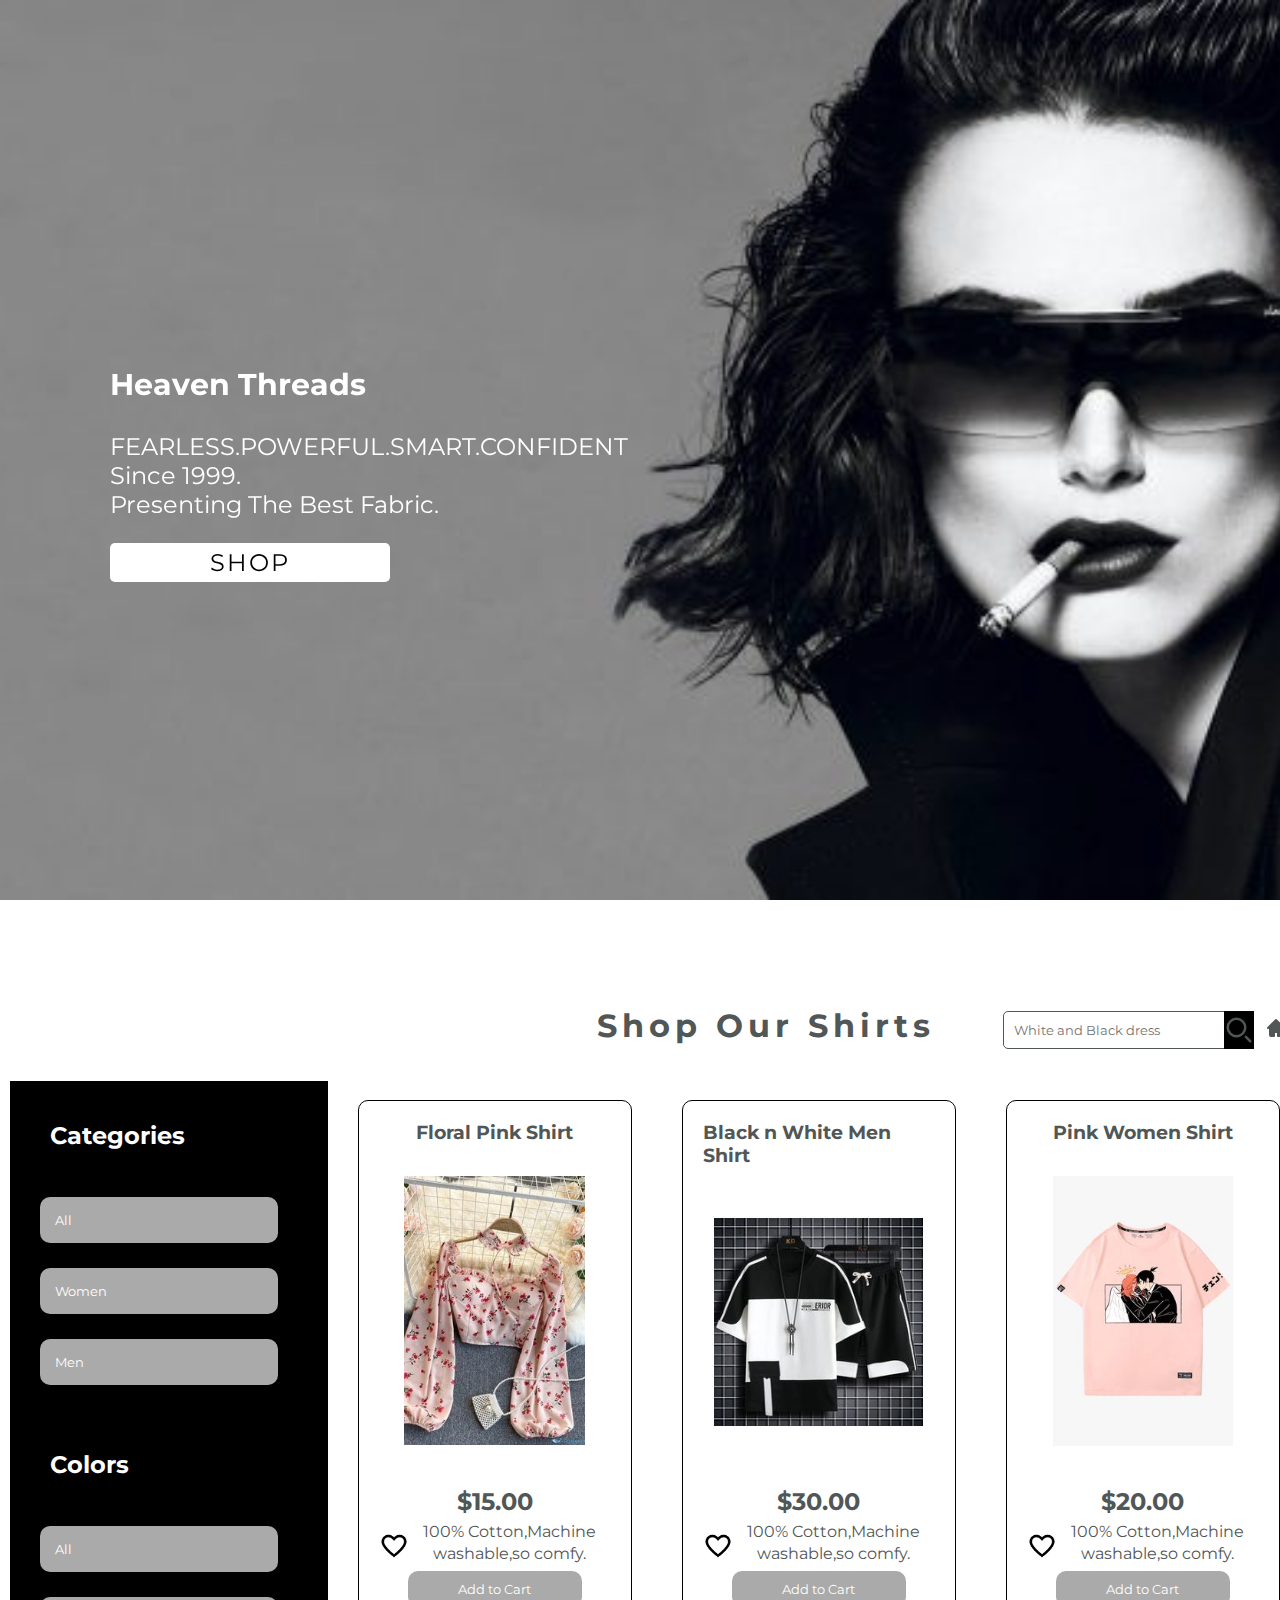
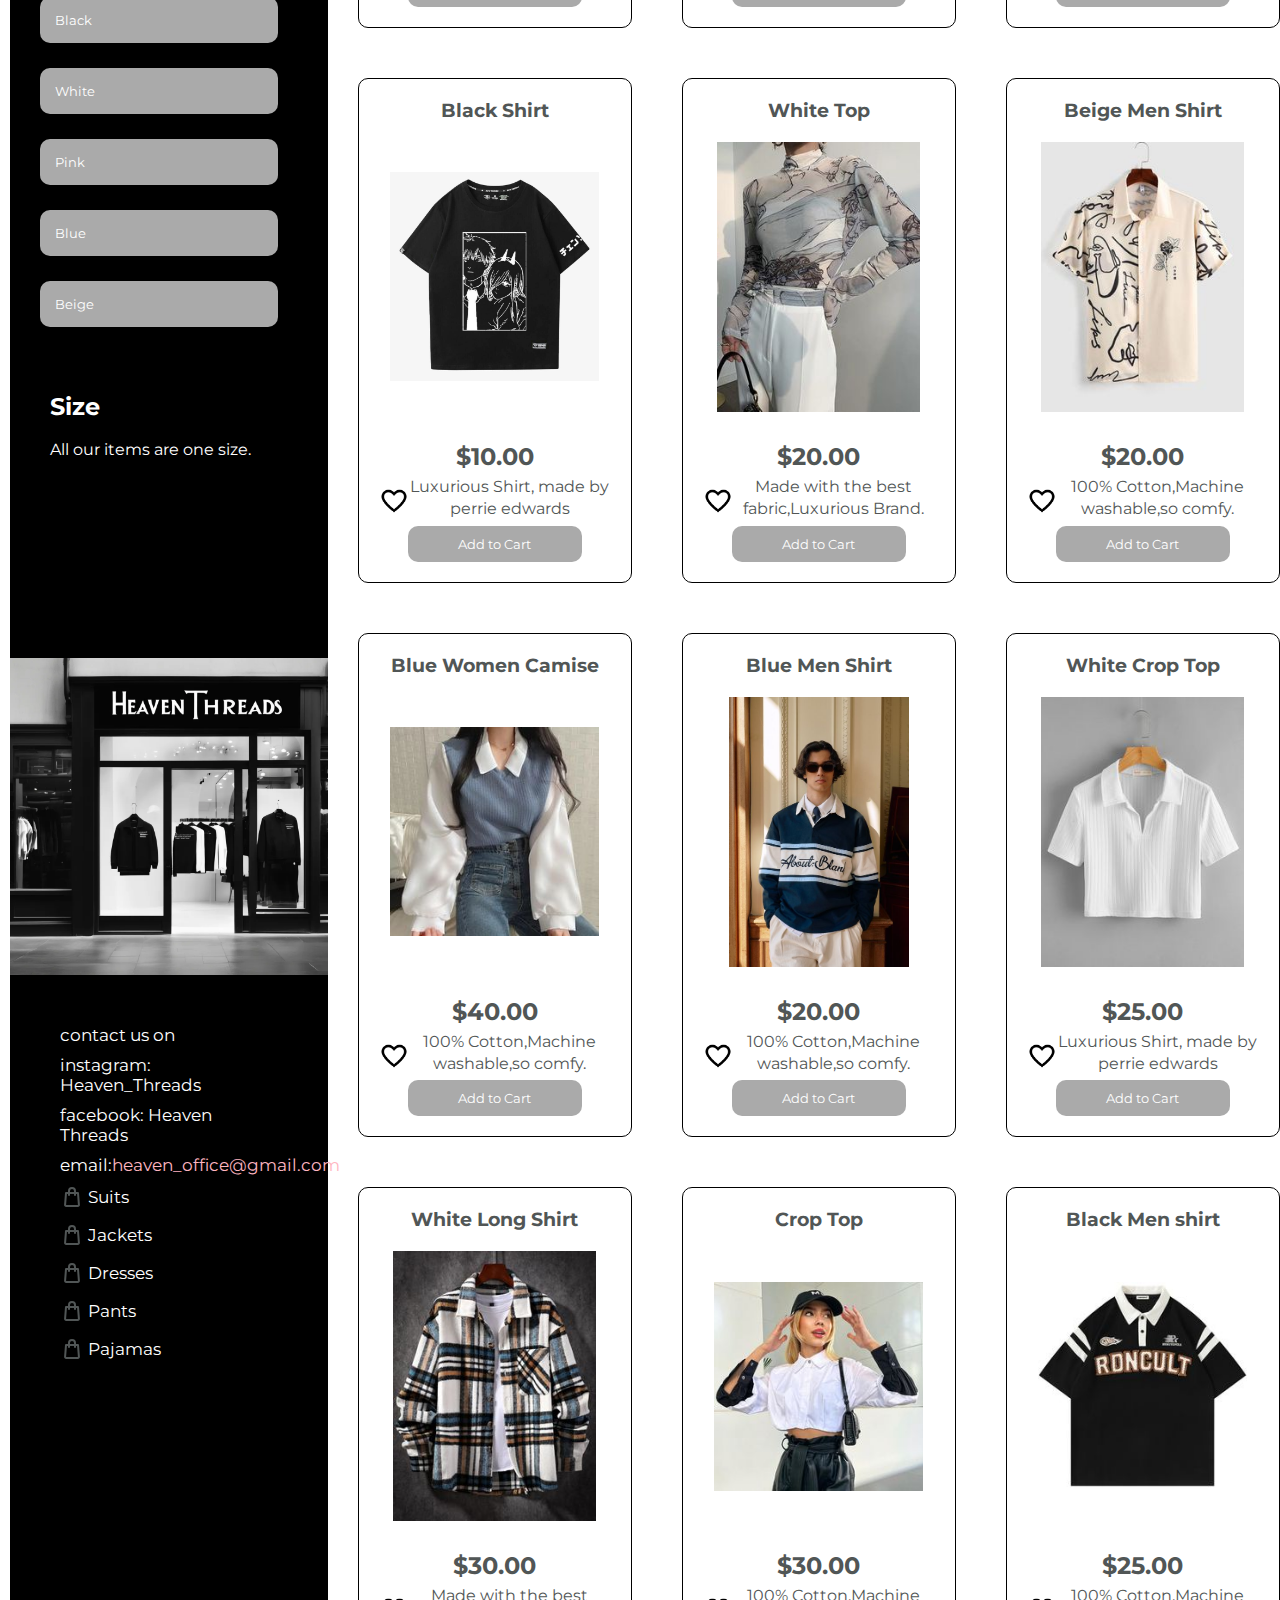
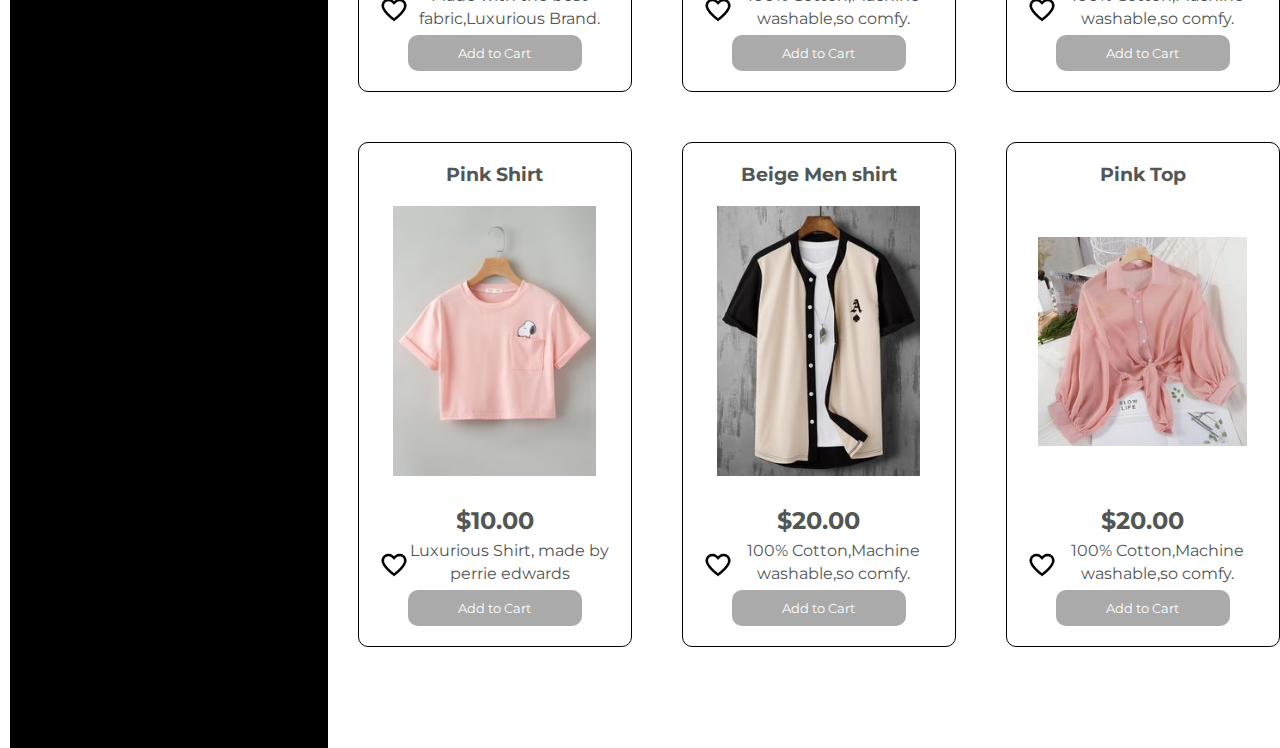
<file: Shirts.html>
<!DOCTYPE html>
<html>
  <head>
    <title>Shirts</title>
    <link rel="stylesheet" href="style.css" />
    <link
      rel="stylesheet"
      href="https://cdn.jsdelivr.net/npm/swiper@11/swiper-bundle.min.css"
    />
    <link
      rel="icon"
      href="images/diamond-clipart-design-illustration-free-png (1).webp"
    />
  </head>
  <body>
    <div class="swiper-container">
      <div class="swiper-wrapper">
        <div class="swiper-item swiper-slide">
          <div class="swipe-content">
            <p>
              <span class="subtitle"
                ><b style="color: white">Heaven Threads</b></span
              ><br /><br />
              <span class="title" style="color: white"
                >FEARLESS.POWERFUL.SMART.CONFIDENT<br />
                Since 1999.<br />
                Presenting The Best Fabric.</span
              ><br /><br />
              <span class="button"
                ><a href="#shop" class="swipe button"
                  ><span style="color: black">SHOP</span></a
                ></span
              >
            </p>
          </div>
        </div>
        <div class="swiper-item swiper-slide">
          <div class="swipe-content" style="margin-left: 250px">
            <p>
              <span class="subtitle"
                ><b style="color: white">Heaven Threads</b></span
              ><br /><br />
              <span class="title" style="color: white"
                >FABRICS CHOSEN BY SPECIALISTS FROM ALL AROUND THE GLOBE<br />
                Let the fabric speak about you.<br />
                DRESS LIKE NO ONE.</span
              ><br /><br />
              <span class="button"
                ><a href="#shop" class="swipe button"
                  ><span style="color: black">SHOP</span></a
                ></span
              >
            </p>
          </div>
        </div>
        <div class="swiper-item swiper-slide">
          <div class="swipe-content" style="margin-left: 250px">
            <p>
              <span class="subtitle"
                ><b style="color: white">Heaven Threads</b></span
              ><br /><br />
              <span class="title" style="color: white"
                >FABRICS CHOSEN BY SPECIALISTS FROM ALL AROUND THE GLOBE<br />
                Let the fabric speak about you.<br />
                DRESS LIKE NO ONE.</span
              ><br /><br />
              <span class="button"
                ><a href="#shop" class="swipe button"
                  ><span style="color: black">SHOP</span></a
                ></span
              >
            </p>
          </div>
        </div>
        <div class="swiper-item swiper-slide">
          <div id="swipe-content">
            <p>
              <span class="subtitle"
                ><b style="color: black">Heaven Threads</b></span
              ><br /><br />
              <span class="title" style="color: black"
                >FEARLESS.POWERFUL.SMART.CONFIDENT<br />
                Since 1999.<br />
                Presenting The Best Fabric.</span
              ><br /><br />
              <span class="button"
                ><a href="#shop" class="swipe button"
                  ><span style="color: black">SHOP</span></a
                ></span
              >
            </p>
          </div>
        </div>
      </div>
    </div>
    <div id="shop">
      <div class="container">
        <div class="sidebar">
          <div class="filter">
            <h2 style="color: white">Categories</h2>
          </div>
          <div id="btns"></div>
          <div class="color">
            <h2 style="color: white; position: relative">Colors</h2>
          </div>

          <div id="bts"></div>
          <div class="size">
            <h2 style="color: white">Size</h2>
            <br />
            All our items are one size.
          </div>
          <img src="images/shop.png" style="padding-top: 50%" />
          <div class="about-container">
            <div class="about">
              <p>contact us on</p>
              <p>instagram: Heaven_Threads</p>
              <p>facebook: Heaven Threads</p>
              <p>
                email:<a
                  href="mailto: heaven_office@gmail.com"
                  style="color: lightpink"
                  >heaven_office@gmail.com</a
                >
              </p>
              <p>
                <a href="Suits.html#shop"
                  ><svg
                    style="color: white"
                    aria-hidden="true"
                    xmlns="http://www.w3.org/2000/svg"
                    width="24"
                    height="24"
                    fill="none"
                    viewBox="0 0 24 24"
                  >
                    <path
                      stroke="currentColor"
                      stroke-linecap="round"
                      stroke-linejoin="round"
                      stroke-width="2"
                      d="M9 10V6a3 3 0 0 1 3-3v0a3 3 0 0 1 3 3v4m3-2 .917 11.923A1 1 0 0 1 17.92 21H6.08a1 1 0 0 1-.997-1.077L6 8h12Z"
                    />
                  </svg>
                  <span style="position: relative; bottom: 6px">Suits</span>
                </a>
              </p>
              <p>
                <a href="jackets.html#shop"
                  ><svg
                    style="color: white"
                    aria-hidden="true"
                    xmlns="http://www.w3.org/2000/svg"
                    width="24"
                    height="24"
                    fill="none"
                    viewBox="0 0 24 24"
                  >
                    <path
                      stroke="currentColor"
                      stroke-linecap="round"
                      stroke-linejoin="round"
                      stroke-width="2"
                      d="M9 10V6a3 3 0 0 1 3-3v0a3 3 0 0 1 3 3v4m3-2 .917 11.923A1 1 0 0 1 17.92 21H6.08a1 1 0 0 1-.997-1.077L6 8h12Z"
                    />
                  </svg>
                  <span style="position: relative; bottom: 6px">Jackets</span>
                </a>
              </p>
              <p>
                <a href="dresses.html#shop"
                  ><svg
                    style="color: white"
                    aria-hidden="true"
                    xmlns="http://www.w3.org/2000/svg"
                    width="24"
                    height="24"
                    fill="none"
                    viewBox="0 0 24 24"
                  >
                    <path
                      stroke="currentColor"
                      stroke-linecap="round"
                      stroke-linejoin="round"
                      stroke-width="2"
                      d="M9 10V6a3 3 0 0 1 3-3v0a3 3 0 0 1 3 3v4m3-2 .917 11.923A1 1 0 0 1 17.92 21H6.08a1 1 0 0 1-.997-1.077L6 8h12Z"
                    />
                  </svg>
                  <span style="position: relative; bottom: 6px">Dresses</span>
                </a>
              </p>
              <p>
                <a href="Pants.html#shop"
                  ><svg
                    style="color: white"
                    aria-hidden="true"
                    xmlns="http://www.w3.org/2000/svg"
                    width="24"
                    height="24"
                    fill="none"
                    viewBox="0 0 24 24"
                  >
                    <path
                      stroke="currentColor"
                      stroke-linecap="round"
                      stroke-linejoin="round"
                      stroke-width="2"
                      d="M9 10V6a3 3 0 0 1 3-3v0a3 3 0 0 1 3 3v4m3-2 .917 11.923A1 1 0 0 1 17.92 21H6.08a1 1 0 0 1-.997-1.077L6 8h12Z"
                    />
                  </svg>
                  <span style="position: relative; bottom: 6px">Pants</span>
                </a>
              </p>
              <p>
                <a href="Pajamas.html#shop"
                  ><svg
                    style="color: white"
                    aria-hidden="true"
                    xmlns="http://www.w3.org/2000/svg"
                    width="24"
                    height="24"
                    fill="none"
                    viewBox="0 0 24 24"
                  >
                    <path
                      stroke="currentColor"
                      stroke-linecap="round"
                      stroke-linejoin="round"
                      stroke-width="2"
                      d="M9 10V6a3 3 0 0 1 3-3v0a3 3 0 0 1 3 3v4m3-2 .917 11.923A1 1 0 0 1 17.92 21H6.08a1 1 0 0 1-.997-1.077L6 8h12Z"
                    />
                  </svg>
                  <span style="position: relative; bottom: 6px">Pajamas</span>
                </a>
              </p>
            </div>
          </div>
        </div>
        <div class="content">
          <div class="header">
            <h1 style="text-align: center">Shop Our Shirts</h1>
            <div id="data"></div>
            <div id="searchbar">
              <label for="search"
                ><svg
                  class="searching"
                  style="color: white"
                  aria-hidden="true"
                  xmlns="http://www.w3.org/2000/svg"
                  width="24"
                  height="24"
                  fill="none"
                  viewBox="0 0 24 24"
                >
                  <path
                    stroke="currentColor"
                    stroke-linecap="round"
                    stroke-width="2"
                    d="m21 21-3.5-3.5M17 10a7 7 0 1 1-14 0 7 7 0 0 1 14 0Z"
                  />
                </svg>
              </label>
              <input
                type="search"
                id="search"
                name="search"
                placeholder="White and Black dress"
              />
            </div>
            <a href="index.html">
              <svg
                style="margin-left: 40px; margin-right: 5px; margin-top: 10px"
                aria-hidden="true"
                xmlns="http://www.w3.org/2000/svg"
                width="24"
                height="24"
                fill="currentColor"
                viewBox="0 0 24 24"
              >
                <path
                  fill-rule="evenodd"
                  d="M11.293 3.293a1 1 0 0 1 1.414 0l6 6 2 2a1 1 0 0 1-1.414 1.414L19 12.414V19a2 2 0 0 1-2 2h-3a1 1 0 0 1-1-1v-3h-2v3a1 1 0 0 1-1 1H7a2 2 0 0 1-2-2v-6.586l-.293.293a1 1 0 0 1-1.414-1.414l2-2 6-6Z"
                  clip-rule="evenodd"
                />
              </svg>
            </a>
            <a href="Cart.html">
              <svg
                style="margin-top: 10px"
                aria-hidden="true"
                xmlns="http://www.w3.org/2000/svg"
                width="24"
                height="24"
                fill="currentColor"
                viewBox="0 0 24 24"
              >
                <path
                  d="M12.268 6A2 2 0 0 0 14 9h1v1a2 2 0 0 0 3.04 1.708l-.311 1.496a1 1 0 0 1-.979.796H8.605l.208 1H16a3 3 0 1 1-2.83 2h-2.34a3 3 0 1 1-4.009-1.76L4.686 5H4a1 1 0 0 1 0-2h1.5a1 1 0 0 1 .979.796L6.939 6h5.329Z"
                />
                <path
                  d="M18 4a1 1 0 1 0-2 0v2h-2a1 1 0 1 0 0 2h2v2a1 1 0 1 0 2 0V8h2a1 1 0 1 0 0-2h-2V4Z"
                />
              </svg>
            </a>

            <a href="favorites1.html">
              <img
                style="margin-top: 10px"
                width="24px"
                style="margin-left: 10px"
                src="images/icons8-love-50 (1).png"
              />
            </a>
          </div>
          <div id="root"></div>
        </div>
      </div>
    </div>
    <script src="https://cdn.jsdelivr.net/npm/swiper@11/swiper-bundle.min.js"></script>

    <script src="script1.js"></script>
    <script src="Shirts.js"></script>
  </body>
</html>
</file>
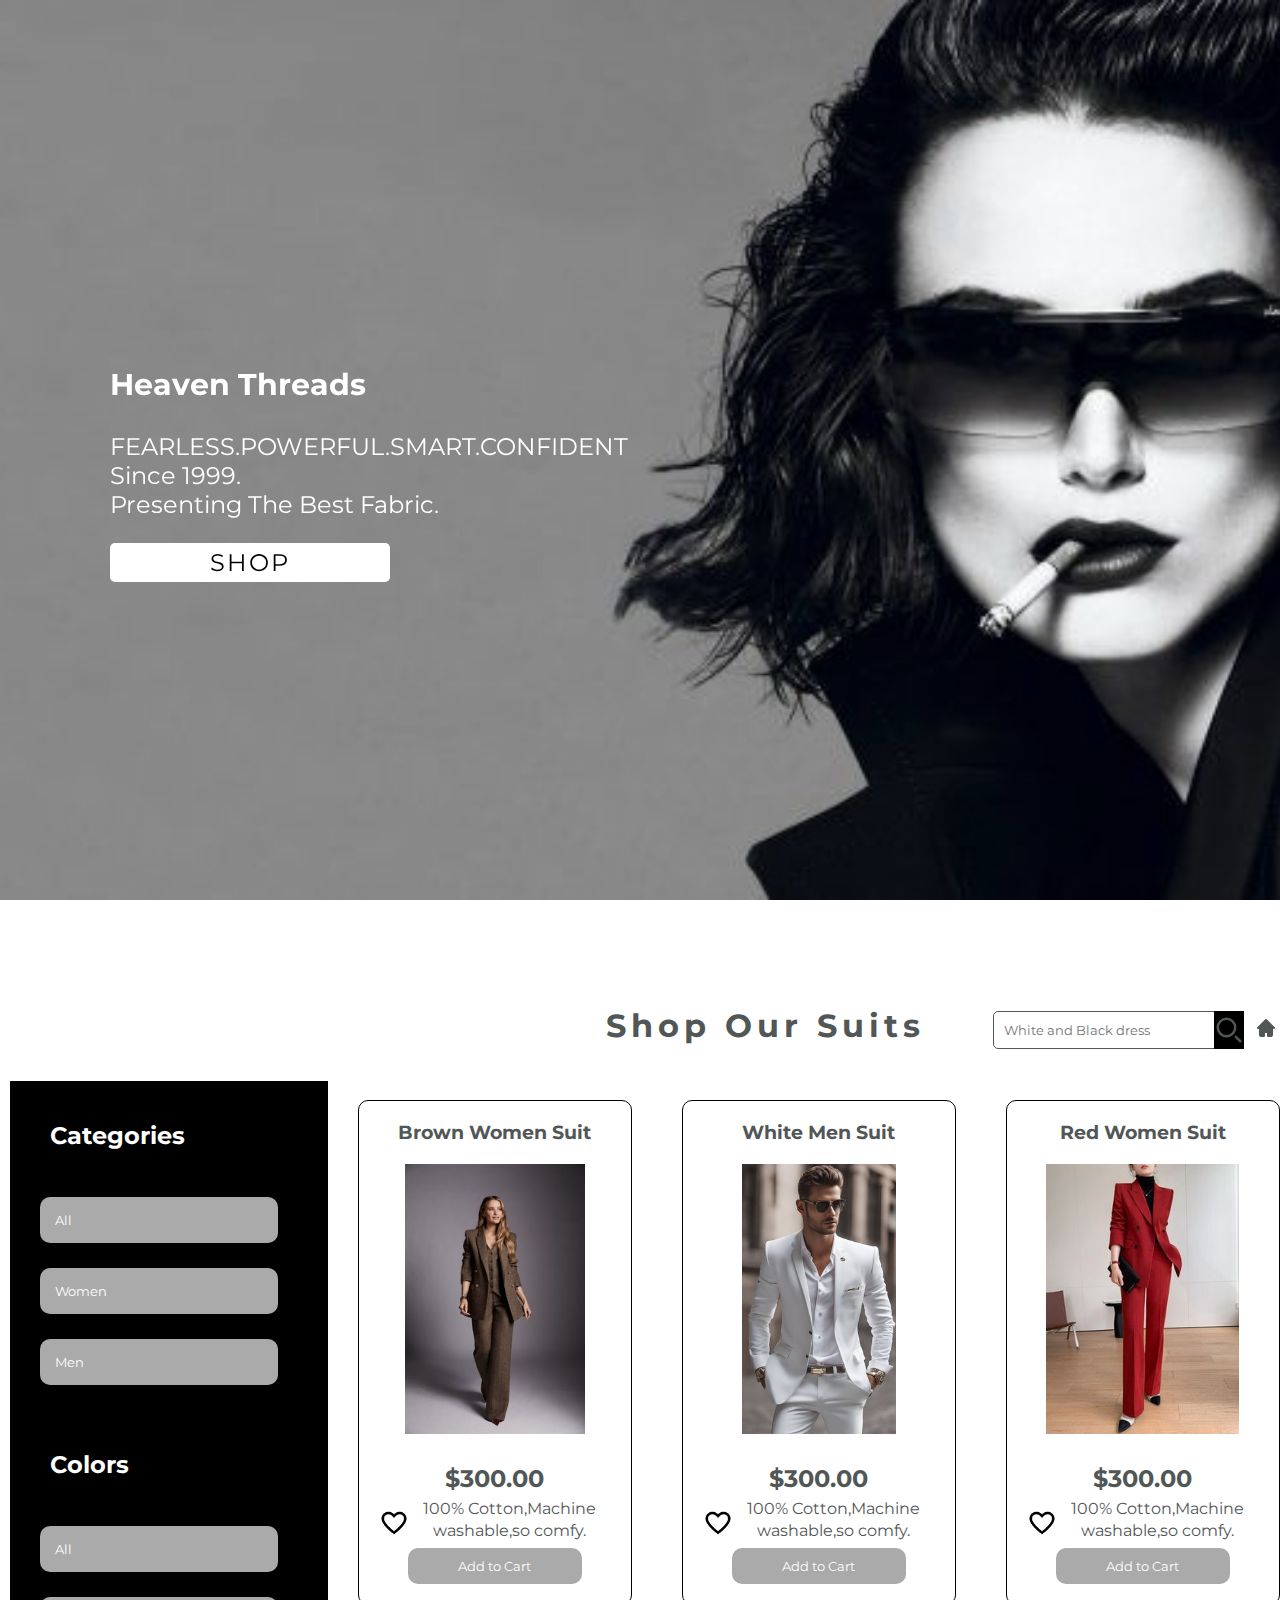
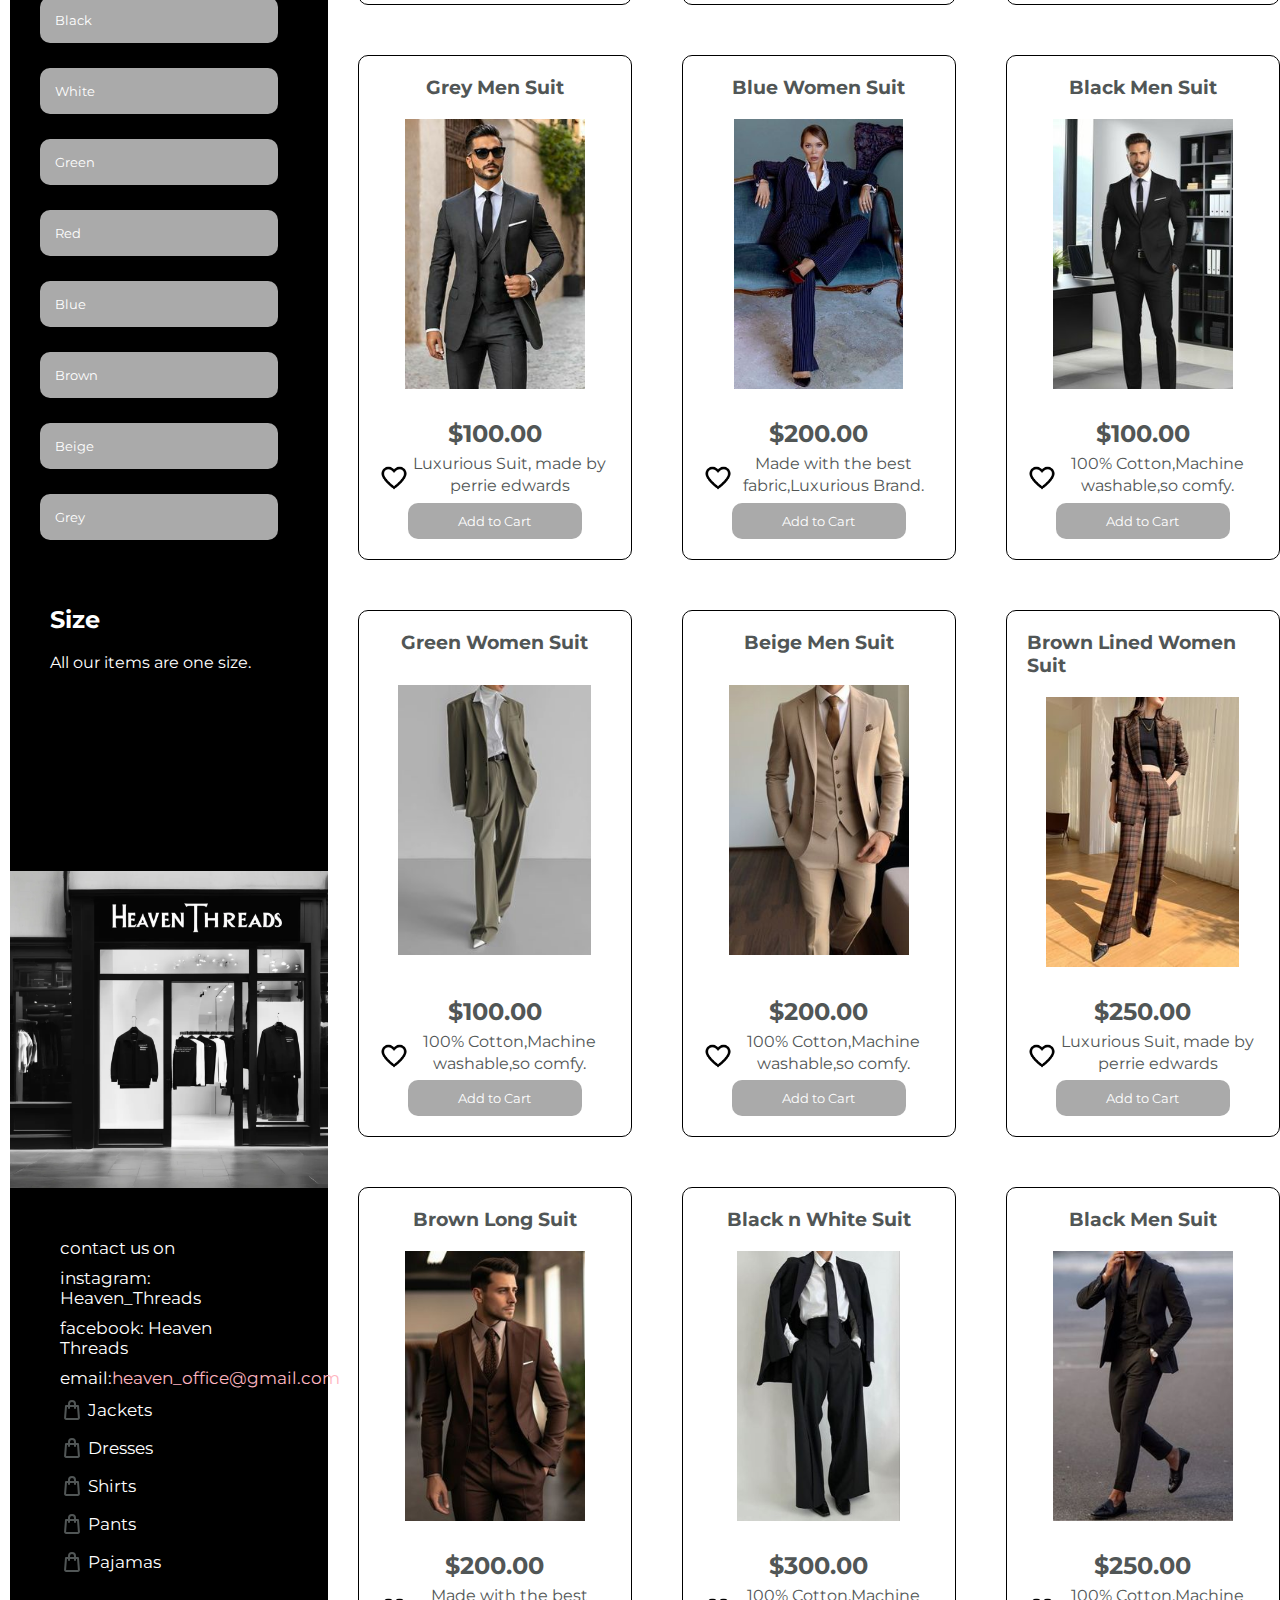
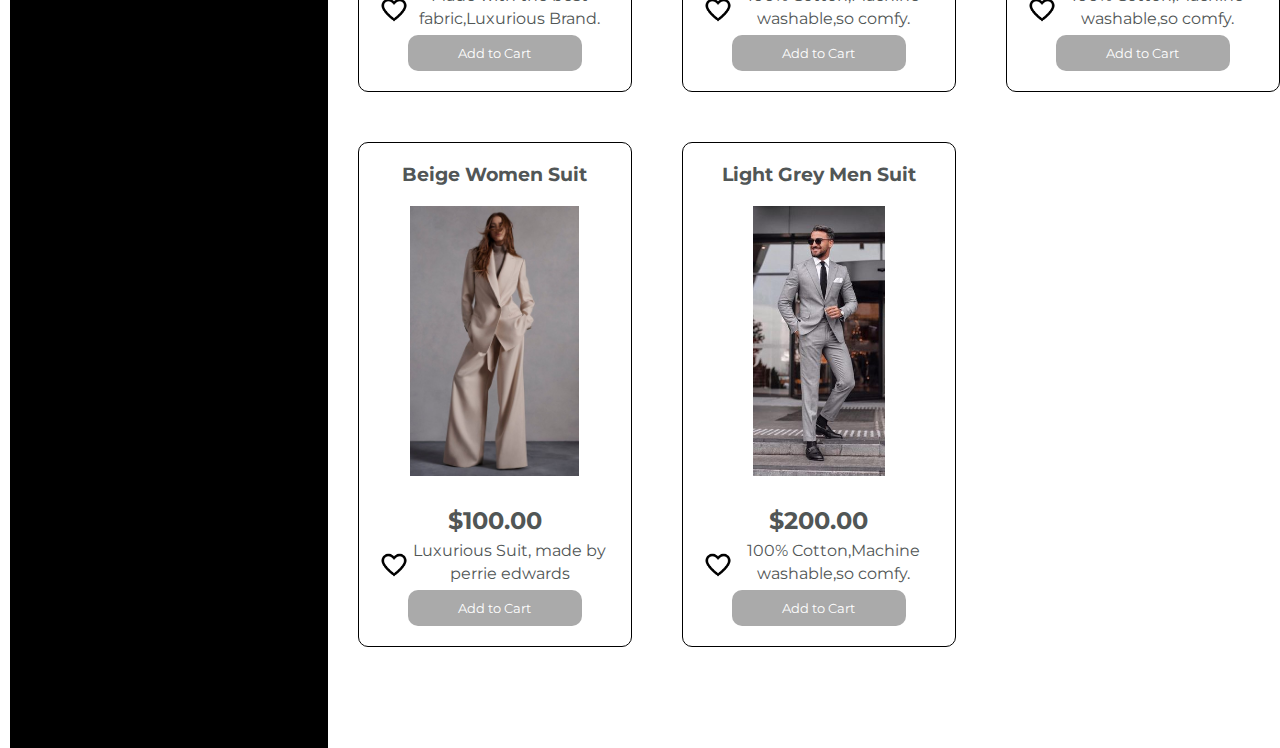
<file: Suits.html>
<!DOCTYPE html>
<html>
  <head>
    <title>Suits</title>
    <link rel="stylesheet" href="style.css" />
    <link
      rel="stylesheet"
      href="https://cdn.jsdelivr.net/npm/swiper@11/swiper-bundle.min.css"
    />
    <link
      rel="icon"
      href="images/diamond-clipart-design-illustration-free-png (1).webp"
    />
  </head>
  <body>
    <div class="swiper-container">
      <div class="swiper-wrapper">
        <div class="swiper-item swiper-slide">
          <div class="swipe-content" id="swipe-m">
            <p>
              <span class="subtitle"
                ><b style="color: white">Heaven Threads</b></span
              ><br /><br />
              <span class="title" style="color: white"
                >FEARLESS.POWERFUL.SMART.CONFIDENT<br />
                Since 1999.<br />
                Presenting The Best Fabric.</span
              ><br /><br />
              <span class="button"
                ><a href="#shop" class="swipe button"
                  ><span style="color: black">SHOP</span></a
                ></span
              >
            </p>
          </div>
        </div>
        <div class="swiper-item swiper-slide">
          <div class="swipe-content" style="margin-left: 250px">
            <p>
              <span class="subtitle"
                ><b style="color: white">Heaven Threads</b></span
              ><br /><br />
              <span class="title" style="color: white"
                >FABRICS CHOSEN BY SPECIALISTS FROM ALL AROUND THE GLOBE<br />
                Let the fabric speak about you.<br />
                DRESS LIKE NO ONE.</span
              ><br /><br />
              <span class="button"
                ><a href="#shop" class="swipe button"
                  ><span style="color: black">SHOP</span></a
                ></span
              >
            </p>
          </div>
        </div>
        <div class="swiper-item swiper-slide">
          <div class="swipe-content" style="margin-left: 250px">
            <p>
              <span class="subtitle"
                ><b style="color: white">Heaven Threads</b></span
              ><br /><br />
              <span class="title" style="color: white"
                >FABRICS CHOSEN BY SPECIALISTS FROM ALL AROUND THE GLOBE<br />
                Let the fabric speak about you.<br />
                DRESS LIKE NO ONE.</span
              ><br /><br />
              <span class="button"
                ><a href="#shop" class="swipe button"
                  ><span style="color: black">SHOP</span></a
                ></span
              >
            </p>
          </div>
        </div>
        <div class="swiper-item swiper-slide">
          <div id="swipe-content">
            <p>
              <span class="subtitle"
                ><b style="color: black">Heaven Threads</b></span
              ><br /><br />
              <span class="title" style="color: black"
                >FEARLESS.POWERFUL.SMART.CONFIDENT<br />
                Since 1999.<br />
                Presenting The Best Fabric.</span
              ><br /><br />
              <span class="button"
                ><a href="#shop" class="swipe button"
                  ><span style="color: black">SHOP</span></a
                ></span
              >
            </p>
          </div>
        </div>
      </div>
    </div>
    <div id="shop">
      <div class="container">
        <div class="sidebar">
          <div class="filter">
            <h2 style="color: white">Categories</h2>
          </div>

          <div id="btns"></div>

          <div class="color">
            <h2 style="color: white; position: relative">Colors</h2>
          </div>

          <div id="bts"></div>
          <div class="size">
            <h2 style="color: white">Size</h2>
            <br />
            All our items are one size.
          </div>
          <img src="images/shop.png" style="padding-top: 50%" />
          <div class="about-container">
            <div class="about">
              <p>contact us on</p>
              <p>instagram: Heaven_Threads</p>
              <p>facebook: Heaven Threads</p>
              <p>
                email:<a
                  href="mailto: heaven_office@gmail.com"
                  style="color: lightpink"
                  >heaven_office@gmail.com</a
                >
              </p>
              <p>
                <a href="jackets.html#shop"
                  ><svg
                    style="color: white"
                    aria-hidden="true"
                    xmlns="http://www.w3.org/2000/svg"
                    width="24"
                    height="24"
                    fill="none"
                    viewBox="0 0 24 24"
                  >
                    <path
                      stroke="currentColor"
                      stroke-linecap="round"
                      stroke-linejoin="round"
                      stroke-width="2"
                      d="M9 10V6a3 3 0 0 1 3-3v0a3 3 0 0 1 3 3v4m3-2 .917 11.923A1 1 0 0 1 17.92 21H6.08a1 1 0 0 1-.997-1.077L6 8h12Z"
                    />
                  </svg>
                  <span style="position: relative; bottom: 6px">Jackets</span>
                </a>
              </p>
              <p>
                <a href="dresses.html#shop"
                  ><svg
                    style="color: white"
                    aria-hidden="true"
                    xmlns="http://www.w3.org/2000/svg"
                    width="24"
                    height="24"
                    fill="none"
                    viewBox="0 0 24 24"
                  >
                    <path
                      stroke="currentColor"
                      stroke-linecap="round"
                      stroke-linejoin="round"
                      stroke-width="2"
                      d="M9 10V6a3 3 0 0 1 3-3v0a3 3 0 0 1 3 3v4m3-2 .917 11.923A1 1 0 0 1 17.92 21H6.08a1 1 0 0 1-.997-1.077L6 8h12Z"
                    />
                  </svg>
                  <span style="position: relative; bottom: 6px">Dresses</span>
                </a>
              </p>
              <p>
                <a href="Shirts.html#shop"
                  ><svg
                    style="color: white"
                    aria-hidden="true"
                    xmlns="http://www.w3.org/2000/svg"
                    width="24"
                    height="24"
                    fill="none"
                    viewBox="0 0 24 24"
                  >
                    <path
                      stroke="currentColor"
                      stroke-linecap="round"
                      stroke-linejoin="round"
                      stroke-width="2"
                      d="M9 10V6a3 3 0 0 1 3-3v0a3 3 0 0 1 3 3v4m3-2 .917 11.923A1 1 0 0 1 17.92 21H6.08a1 1 0 0 1-.997-1.077L6 8h12Z"
                    />
                  </svg>
                  <span style="position: relative; bottom: 6px">Shirts</span>
                </a>
              </p>
              <p>
                <a href="Pants.html#shop"
                  ><svg
                    style="color: white"
                    aria-hidden="true"
                    xmlns="http://www.w3.org/2000/svg"
                    width="24"
                    height="24"
                    fill="none"
                    viewBox="0 0 24 24"
                  >
                    <path
                      stroke="currentColor"
                      stroke-linecap="round"
                      stroke-linejoin="round"
                      stroke-width="2"
                      d="M9 10V6a3 3 0 0 1 3-3v0a3 3 0 0 1 3 3v4m3-2 .917 11.923A1 1 0 0 1 17.92 21H6.08a1 1 0 0 1-.997-1.077L6 8h12Z"
                    />
                  </svg>
                  <span style="position: relative; bottom: 6px">Pants</span>
                </a>
              </p>

              <p>
                <a href="Pajamas.html#shop"
                  ><svg
                    style="color: white"
                    aria-hidden="true"
                    xmlns="http://www.w3.org/2000/svg"
                    width="24"
                    height="24"
                    fill="none"
                    viewBox="0 0 24 24"
                  >
                    <path
                      stroke="currentColor"
                      stroke-linecap="round"
                      stroke-linejoin="round"
                      stroke-width="2"
                      d="M9 10V6a3 3 0 0 1 3-3v0a3 3 0 0 1 3 3v4m3-2 .917 11.923A1 1 0 0 1 17.92 21H6.08a1 1 0 0 1-.997-1.077L6 8h12Z"
                    />
                  </svg>
                  <span style="position: relative; bottom: 6px">Pajamas</span>
                </a>
              </p>
            </div>
          </div>
        </div>
        <div class="content">
          <div class="header">
            <h1 style="text-align: center">Shop Our Suits</h1>
            <div id="data"></div>
            <div id="searchbar">
              <label for="search"
                ><svg
                  class="searching"
                  style="color: white"
                  aria-hidden="true"
                  xmlns="http://www.w3.org/2000/svg"
                  width="24"
                  height="24"
                  fill="none"
                  viewBox="0 0 24 24"
                >
                  <path
                    stroke="currentColor"
                    stroke-linecap="round"
                    stroke-width="2"
                    d="m21 21-3.5-3.5M17 10a7 7 0 1 1-14 0 7 7 0 0 1 14 0Z"
                  />
                </svg>
              </label>
              <input
                type="search"
                id="search"
                name="search"
                placeholder="White and Black dress"
              />
            </div>
            <a href="index.html">
              <svg
                style="margin-left: 40px; margin-right: 5px; margin-top: 10px"
                aria-hidden="true"
                xmlns="http://www.w3.org/2000/svg"
                width="24"
                height="24"
                fill="currentColor"
                viewBox="0 0 24 24"
              >
                <path
                  fill-rule="evenodd"
                  d="M11.293 3.293a1 1 0 0 1 1.414 0l6 6 2 2a1 1 0 0 1-1.414 1.414L19 12.414V19a2 2 0 0 1-2 2h-3a1 1 0 0 1-1-1v-3h-2v3a1 1 0 0 1-1 1H7a2 2 0 0 1-2-2v-6.586l-.293.293a1 1 0 0 1-1.414-1.414l2-2 6-6Z"
                  clip-rule="evenodd"
                />
              </svg>
            </a>
            <a href="Cart.html">
              <svg
                style="margin-top: 10px"
                aria-hidden="true"
                xmlns="http://www.w3.org/2000/svg"
                width="24"
                height="24"
                fill="currentColor"
                viewBox="0 0 24 24"
              >
                <path
                  d="M12.268 6A2 2 0 0 0 14 9h1v1a2 2 0 0 0 3.04 1.708l-.311 1.496a1 1 0 0 1-.979.796H8.605l.208 1H16a3 3 0 1 1-2.83 2h-2.34a3 3 0 1 1-4.009-1.76L4.686 5H4a1 1 0 0 1 0-2h1.5a1 1 0 0 1 .979.796L6.939 6h5.329Z"
                />
                <path
                  d="M18 4a1 1 0 1 0-2 0v2h-2a1 1 0 1 0 0 2h2v2a1 1 0 1 0 2 0V8h2a1 1 0 1 0 0-2h-2V4Z"
                />
              </svg>
            </a>

            <a href="favorites1.html">
              <img
                style="margin-top: 10px"
                width="24px"
                style="margin-left: 10px"
                src="images/icons8-love-50 (1).png"
              />
            </a>
          </div>
          <div id="root"></div>
        </div>
      </div>
    </div>
    <script src="https://cdn.jsdelivr.net/npm/swiper@11/swiper-bundle.min.js"></script>

    <script src="script1.js"></script>
    <script src="Suits.js"></script>
  </body>
</html>
</file>
<file: style.css>
@import url('https://fonts.googleapis.com/css2?family=Montserrat:wght@100..900&display=swap');
*
{
    font-family: 'Montserrat', sans-serif;
    color: rgb(81, 86, 86);
    margin: 0;
    padding: 0;
    text-decoration: none;
}
.swiper-container
{
    overflow: hidden;
    width: 100%;
    height: 100%;
}
.swiper-slide
{
    height: 100%;
}
.swiper-wrapper
{
    display: flex;
}
.swiper-wrapper .swiper-slide
{
    position: relative;
    width: 100%;
    height: 100vh; 
    display: flex;
    flex-direction: column;
    align-items: center;
}
.swiper-wrapper .swiper-slide::before
{
    content: '';
    position: absolute;
    top: 0;
    left: 0;
    width: 100%;
    height: 100%;
    background-image: url(images/headpocture.jpg);
    background-position: center;
    background-size: cover;
    filter: grayscale(20%);
}
.swiper-wrapper .swiper-slide:nth-child(2):before
{
    background-image: url(images/headpicture2.jpg);
}
.swiper-wrapper .swiper-slide:nth-child(3):before
{
    background-image: url(images/headpicture3.jpg);
}
.swiper-wrapper .swiper-slide:nth-child(4):before
{
    background-image: url(images/headpicture4.png);
}
.swipe-content 
{
    position: relative;
    font-size: x-large;
    z-index: 20;
    right: 271px;
    top: 366px;
}
#swipe-content
{
    position: relative;
    font-size: x-large;
    z-index: 20;
    right: 271px;
    top: 366px;
    color: black;
}

.subtitle 
{
    margin-bottom: 20px;
    font-size: 30px;
}


.button
{
 border-style: none;
 border-radius: 5px;
 background-color: white;
 position: relative;
 padding-left: 50px;
 padding-right: 50px;
 padding-top: 5px ;
 padding-bottom: 5px;
 width: 200px;
 letter-spacing: 2px;
 transition: 0.5s ease;
 text-align: center;
}
.button:hover 
{
    background-color: rgb(91, 88, 93);
}
#shop
{
    margin: 80px 0px 0px 10px;
    font-family: 'Montserrat', sans-serif;
}
#header
{
    margin-left: 40px;
    display: flex;
    margin-top: 20px;
}
#searchbar
{
    margin-bottom: 5px;
    color: black;
    border-radius: 3px;
}
.searching
{
    position: relative;
    top: 14px;
    left: 100%;
    z-index: 20;
    background-color: black;
    height: 38px;
    width: 30px;
}

label:hover
{
    color: lightcoral;
}
input
{
    padding: 10px;
    position: relative;
    left:10%;
    width: 250px;
    border: 1px solid;
    border-radius: 5px;
}
.container{
    display: flex;
    flex-direction: row;
    gap:30px;
}
.sidebar
{
    top:101px;
    width:25%;
    height: auto;
    background-color: black; 
    position: relative;
    display: flex;
    flex-direction: column;
}
.filter
{
    color: white;
    padding: 40px;
}
.content {
    width: 75%;
    display: flex;
    flex-direction: column;
}

.header
{
    display: flex;
    align-items: center;
    justify-content: center;
    height:10vh;
    position: relative;
    left: 150px;
    letter-spacing: 5px;
}
.fil-p
{
    padding: 15px 15px;
    margin: 7px 0 25px 30px;
    color: white;
    text-align: justify;
}
.fil-p:hover
{
    color:rgb(0, 0, 0);
    background-color: #ffffff;
    cursor:crosshair;
}
button{
    width: 75%;
    position: relative;
    border:none;
    border-radius: 10px;
    background-color: #aaa;
    padding: 10px 15px;
    color: white;
    display: block;
}
#root
{
    width:100%;
    display: grid;
    grid-template-columns: repeat(3, 1fr);
    grid-gap: 50px;
    padding-top: 30px;
}
#box
{
    display: flex;
    flex-direction: column;
    align-items: center;
    justify-content: space-between;
    border: 1px solid #000000;
    border-radius: 10px;
    padding: 20px;
    height: auto; 
    max-width: 350px;
    overflow: hidden;
}
.bottom p {
    white-space:normal;
    line-height: 1.4;
    margin: 5px 0;
}

.box>h3{
    margin-bottom: 15px;
}
.img-box
{
    width: 90%;
    height: 300px;
    display : flex;
    align-items: center;
    justify-content: center;
    position: relative;
    top: 5px;
}
.images 
{
    max-height: 90%;
    max-width: 100%;
    object-fit: cover;
    object-position: center;
}

.bottom
{
    margin-top: 20px;
    width: 100%;
    text-align: center;
    display: flex;
    flex-direction: column;
    align-items: center;
    justify-content: space-between;
    height: auto;
}


.bottom button:hover
{
    background-color: #000000;
    color: white;
    cursor: crosshair;
}

.filter
{
    color: white;
    padding: 40px;
}
.color
{
    color: white;
    padding: 40px;
}
.size{
    color: white;
    padding: 40px;
}

.about 
{
    display: flex;
    flex-direction: column;
    position: relative;
    justify-content:last baseline;
    padding: 50px;
    gap: 10px;
}
.about p{
    color: white;
    font-size: 17px;
}
.about span
{
    color: white;
    font-size: 17px;
}

.heart-icon img
{
  width: 30px;
  padding-top: 10px;  
  cursor: pointer;
  float:left;
}

.heart-icon img:hover
{
    transform: scale(1.2);
}
.desc
{
    position: relative;
    
}
.cart-icon img
{
    width: 100%;
    position: relative;
    border:none;
    border-radius: 10px;
    padding: 10px 15px;
    color: white;
    display: block;
    right: 5%;
    cursor: pointer;
}

.cart-icon img:hover 
{
    transform: scale(1.05);

}
</file>
